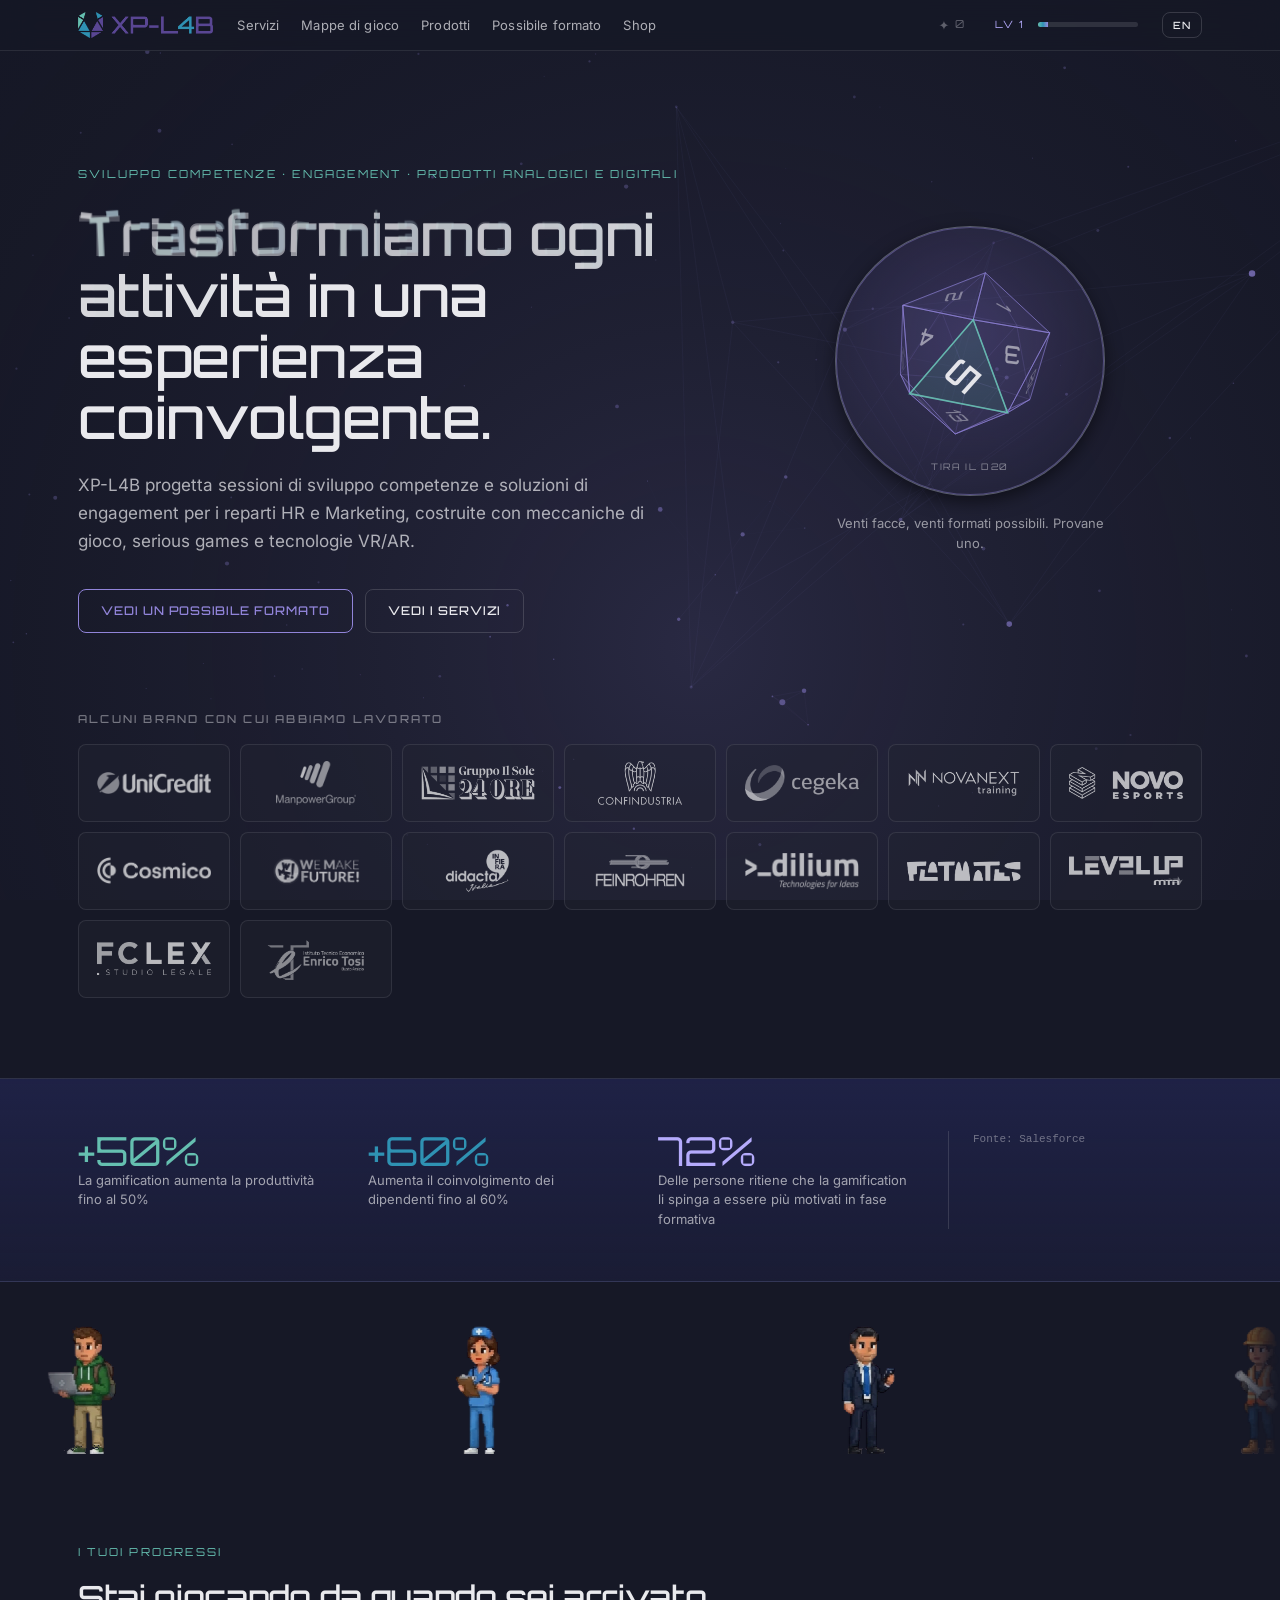
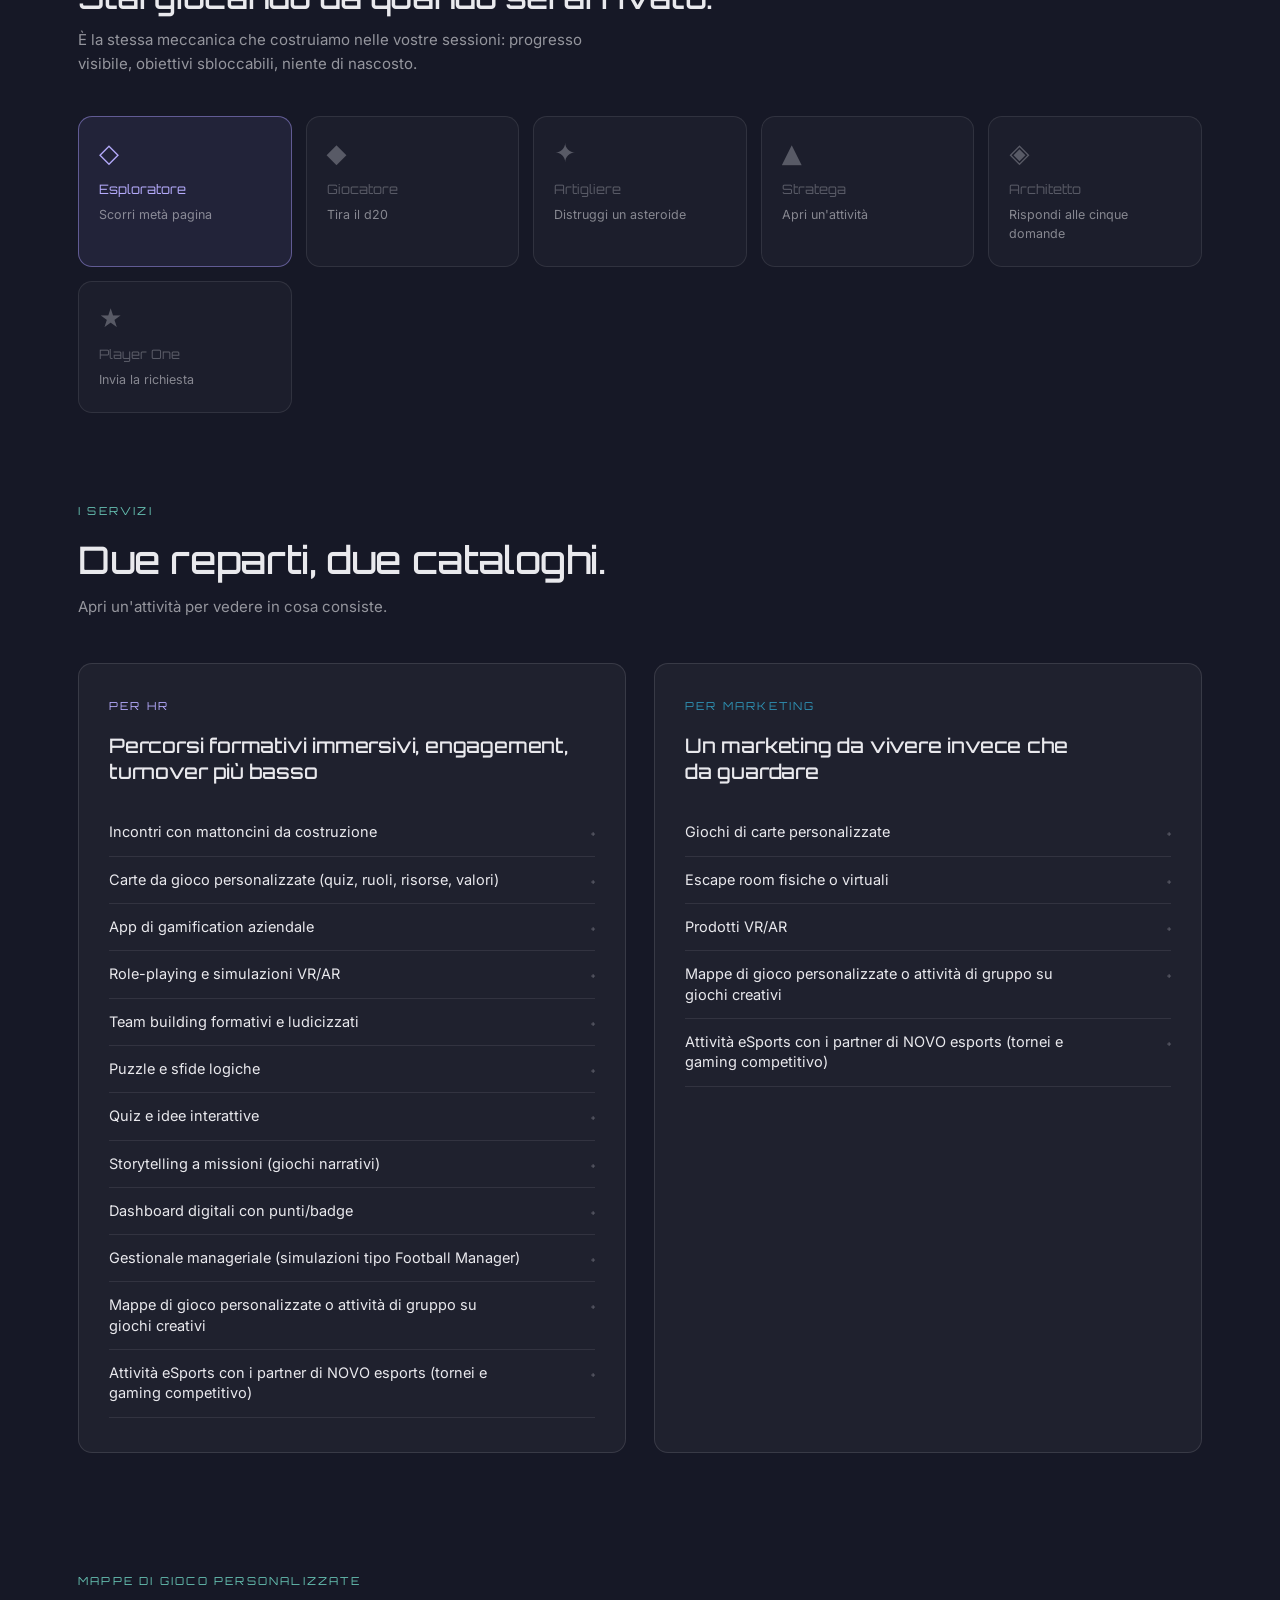
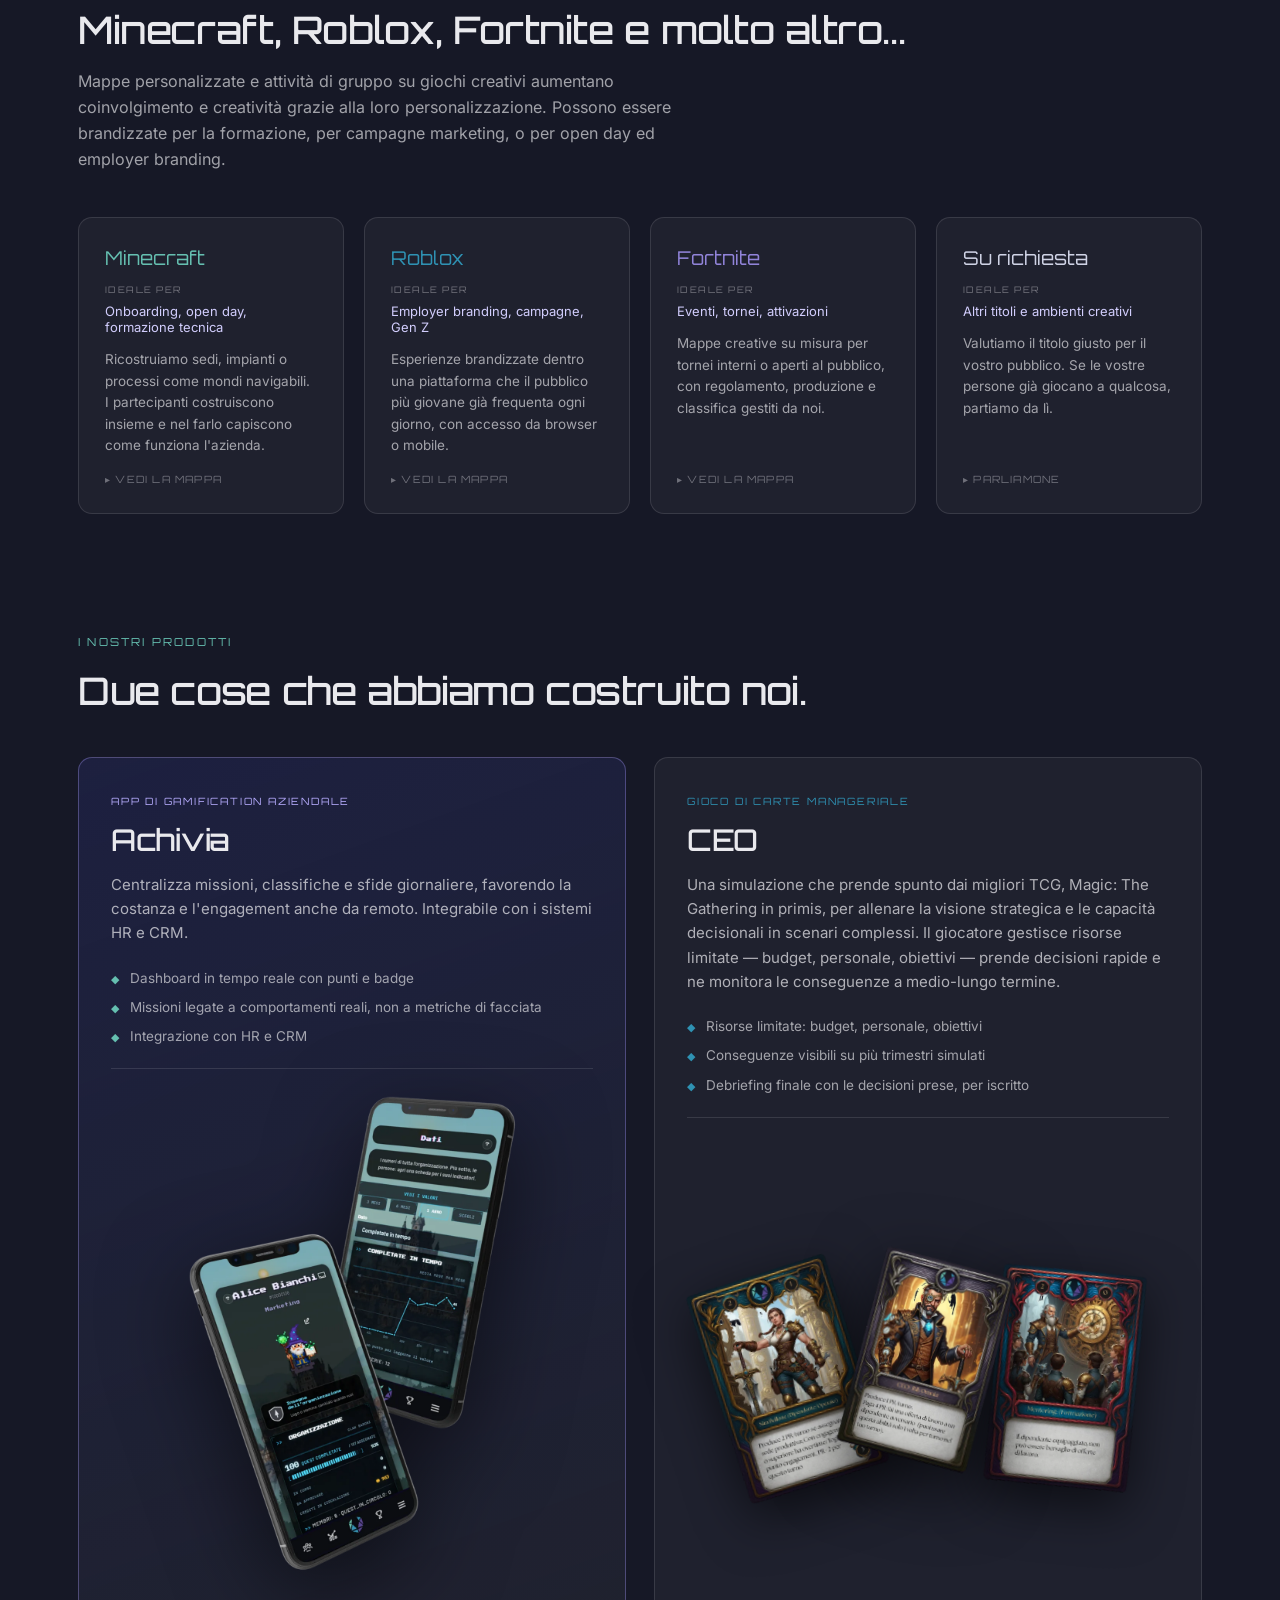
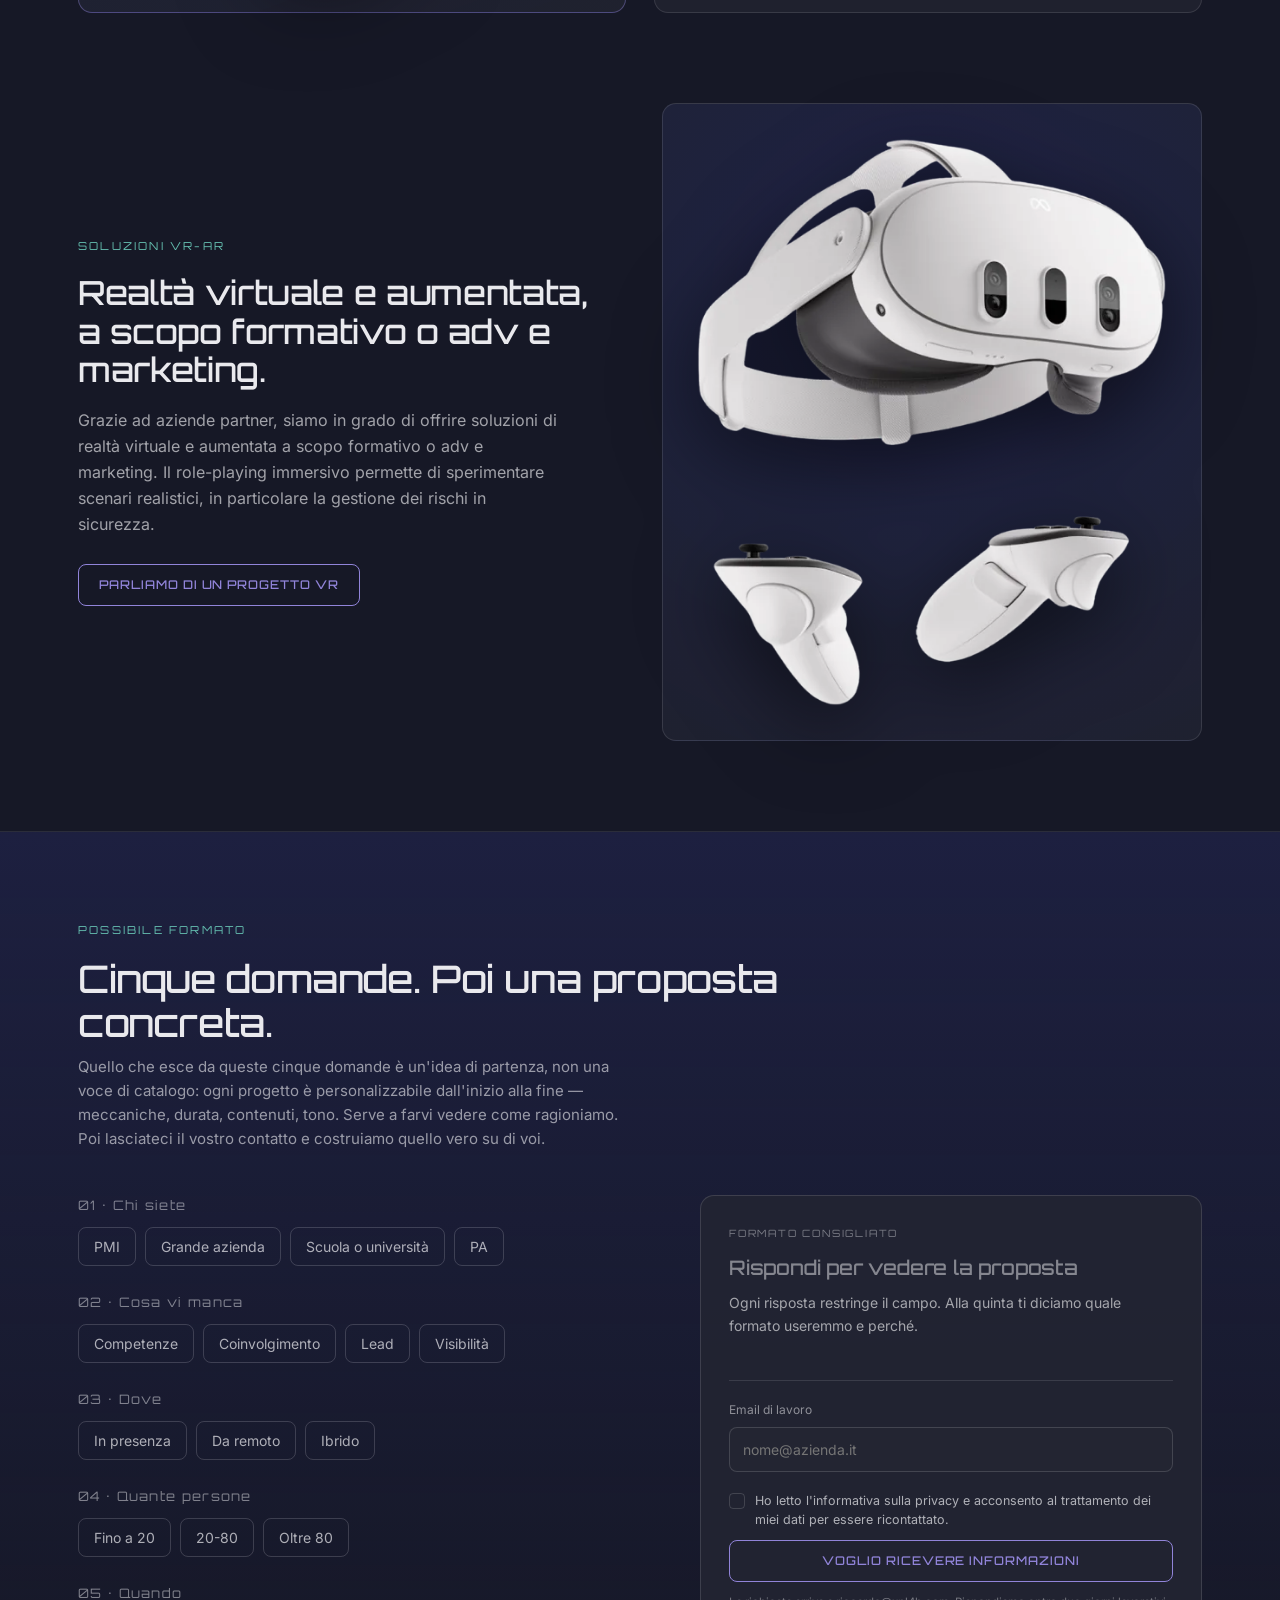
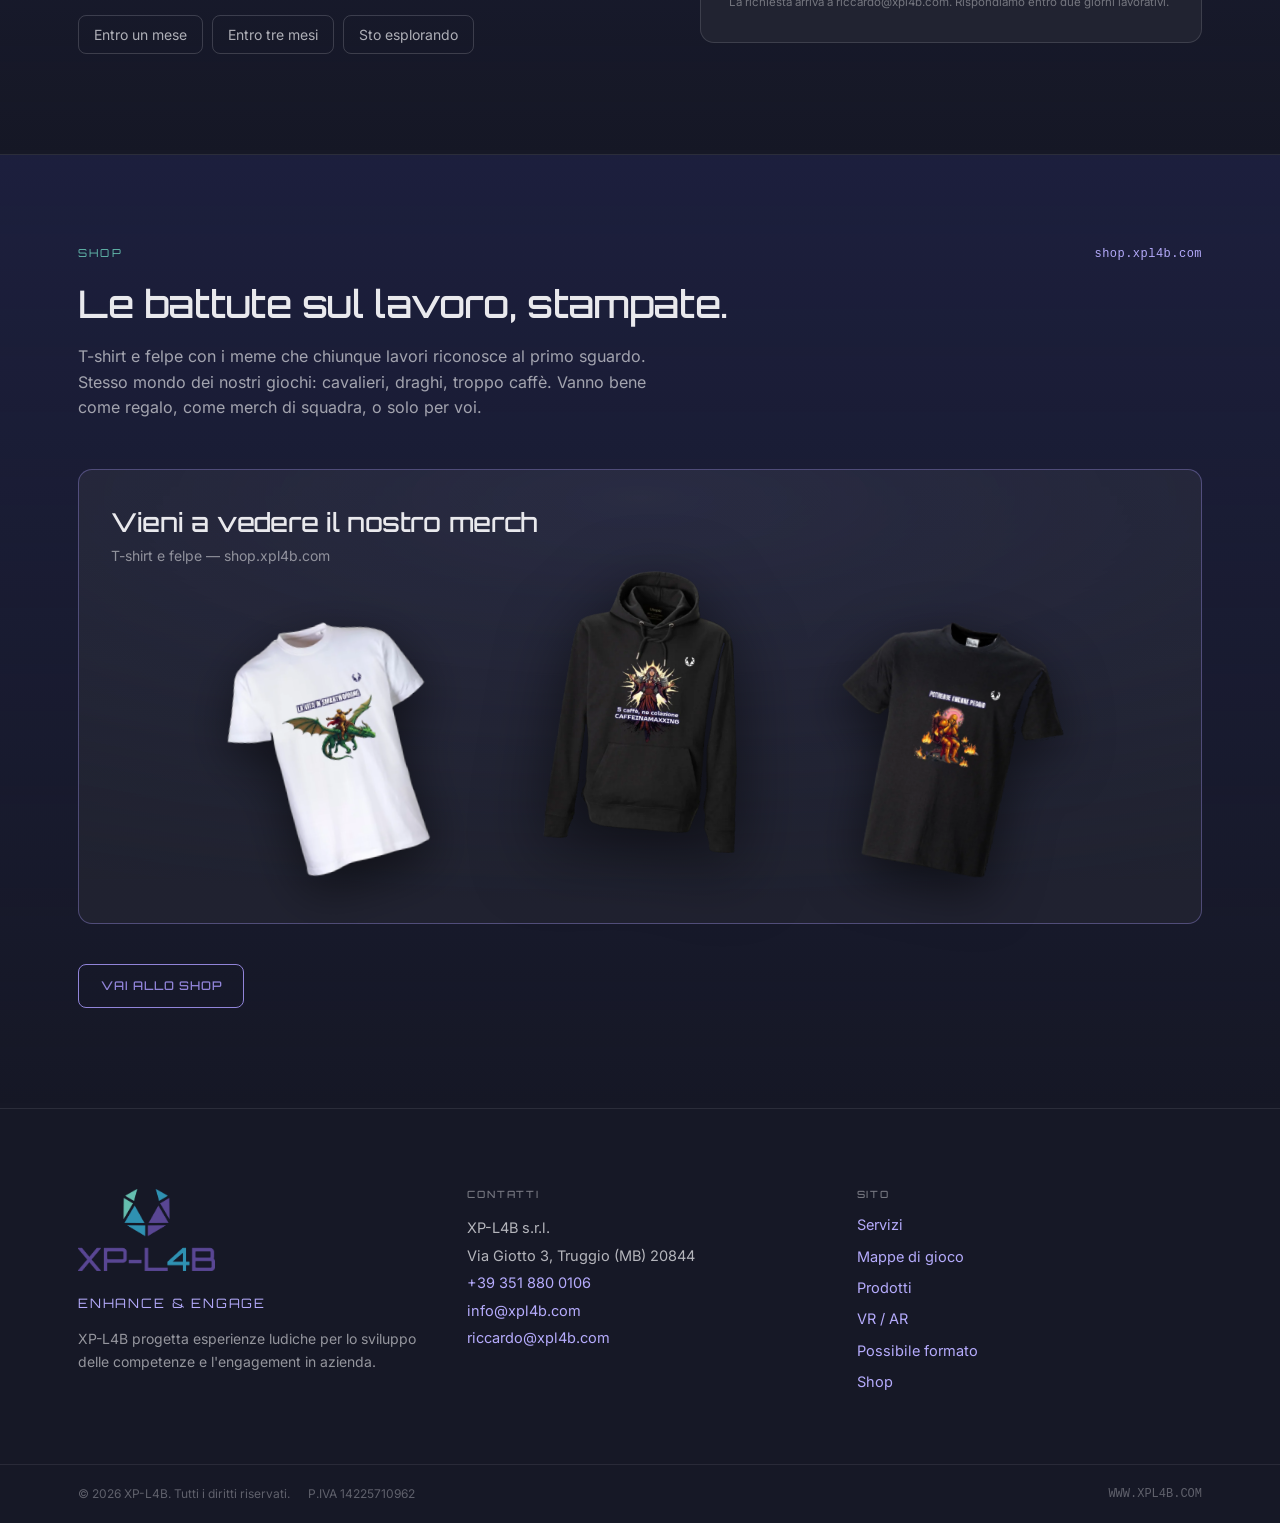
<file: index.html>
<!DOCTYPE html>
<html lang="it">
<head>
<meta charset="utf-8">
<meta name="viewport" content="width=device-width, initial-scale=1">
<title>XP-L4B — Trasformiamo ogni attività in una esperienza coinvolgente</title>
<meta name="description" content="XP-L4B progetta sessioni di sviluppo competenze e soluzioni di engagement per HR e Marketing, costruite con meccaniche di gioco, serious games e tecnologie VR/AR.">
<link rel="canonical" href="https://www.xpl4b.com/">
<meta property="og:type" content="website">
<meta property="og:url" content="https://www.xpl4b.com/">
<meta property="og:title" content="XP-L4B — Trasformiamo ogni attività in una esperienza coinvolgente">
<meta property="og:description" content="Sviluppo competenze ed engagement con meccaniche di gioco, serious games e tecnologie VR/AR, per HR e Marketing.">
<meta property="og:image" content="https://www.xpl4b.com/assets/logo-vert.png">
<meta name="theme-color" content="#161826">

<!-- Tre restrizioni che questa pagina non usa e che è meglio non lasciare aperte.
     form-action è quella che serve davvero: il modulo non ha un action perché
     lo invia il JavaScript, e senza JavaScript premere invio lo spedirebbe
     alla pagina stessa, scrivendo l'indirizzo di chi scrive nella barra degli
     indirizzi, nella cronologia e nel Referer verso lo shop. Bloccato qui, non
     parte proprio. L'invio vero è una fetch e non è toccato.
     frame-ancestors non si può mettere in un meta: per impedire che il sito
     venga incorniciato serve un header, che GitHub Pages non fa impostare. -->
<meta http-equiv="Content-Security-Policy" content="object-src 'none'; base-uri 'none'; form-action 'none'">
<link rel="icon" href="assets/logo-vert.png" type="image/png">

<link rel="preload" href="assets/fonts/inter-latin.woff2" as="font" type="font/woff2" crossorigin>
<link rel="preload" href="assets/fonts/orbitron-latin.woff2" as="font" type="font/woff2" crossorigin>
<link rel="stylesheet" href="css/fonts.css?v=2026-09-09.6">
<link rel="stylesheet" href="css/nocturne.css?v=2026-09-09.6">
<link rel="stylesheet" href="css/site.css?v=2026-09-09.6">
<script type="module" src="js/main.js?v=2026-09-09.6"></script>
</head>
<body>

<script>
/* A stale copy of this page cannot be fixed by the ?v= on its own links —
   those only help once the new HTML has arrived. So the page asks the server
   what the current build is and, if it is older, reloads itself at a URL the
   cache has never seen. Once per session, so it can never loop. */
(function () {
  var BUILD = "2026-09-09.6";
  try {
    /* One attempt per session, whatever happens. Comparing the stored value
       against BUILD instead would loop forever when the reload still returns
       a cached page — which is exactly the case this exists for. */
    if (sessionStorage.getItem("xpl4b_reload_attempted")) return;
    fetch("version.txt?t=" + Date.now(), { cache: "no-store" })
      .then(function (r) { return r.ok ? r.text() : null; })
      .then(function (text) {
        if (!text) return;
        var live = (text.match(/build\s+(\S+)/) || [])[1];
        if (!live || live === BUILD) return;
        sessionStorage.setItem("xpl4b_reload_attempted", live);
        location.replace(location.pathname + "?b=" + encodeURIComponent(live) + location.hash);
      })
      .catch(function () {});
  } catch (e) {}
})();
</script>

<a class="skip-link" href="#main" data-en="Skip to content">Vai al contenuto</a>

<canvas id="bg-canvas" aria-hidden="true"></canvas>
<div id="asteroid-layer" aria-hidden="true"></div>

<header class="site-header">
  <div class="site-header__inner">
    <a class="site-header__brand" href="#main">
      <img src="assets/logo-oriz.png" width="2052" height="394" alt="XP-L4B">
    </a>

    <nav class="site-nav" aria-label="Principale">
      <a href="#cosa" data-en="Services">Servizi</a>
      <a href="#mappe" data-en="Game maps">Mappe di gioco</a>
      <a href="#prodotti" data-en="Products">Prodotti</a>
      <a href="#formato" data-en="Possible format">Possibile formato</a>
      <a href="#shop" data-en="Shop">Shop</a>
    </nav>

    <div class="hud" id="hud">
      <div class="hud__score" id="hud-score" title="asteroidi distrutti" data-en-title="asteroids destroyed">
        <span class="hud__score-glyph" aria-hidden="true">✦</span>
        <span class="hud__score-value" id="hud-score-value">0</span>
        <span class="visually-hidden" data-en="asteroids destroyed">asteroidi distrutti</span>
      </div>
      <span class="hud__level" id="hud-level">LV 1</span>
      <div class="hud__bar" role="progressbar" aria-valuemin="0" aria-valuemax="100" aria-valuenow="0" aria-label="Esperienza" data-en-aria-label="Experience">
        <div class="hud__bar-fill" id="hud-bar-fill"></div>
      </div>
    </div>

    <button type="button" class="btn btn-secondary lang-toggle" id="lang-toggle" lang="en">EN</button>
  </div>
</header>

<main id="main" class="page">

  <!-- ── Hero ────────────────────────────────────────────────────────── -->
  <section class="shell hero">
    <div class="hero__text">
      <p class="kicker kicker--mint" data-en="Skills development · Engagement · Analogue and digital products">SVILUPPO COMPETENZE · ENGAGEMENT · PRODOTTI ANALOGICI E DIGITALI</p>
      <h1 data-en="We turn every activity into an engaging experience.">Trasformiamo ogni attività in una esperienza coinvolgente.</h1>
      <p class="hero__lede" data-en="XP-L4B designs skills-development sessions and engagement solutions for HR and Marketing teams, built with game mechanics, serious games and VR/AR technology.">XP-L4B progetta sessioni di sviluppo competenze e soluzioni di engagement per i reparti HR e Marketing, costruite con meccaniche di gioco, serious games e tecnologie VR/AR.</p>
      <div class="hero__actions">
        <a href="#formato" class="btn btn-primary btn--display" data-en="See a possible format">VEDI UN POSSIBILE FORMATO</a>
        <a href="#cosa" class="btn btn-secondary btn--display" data-en="See the services">VEDI I SERVIZI</a>
      </div>
    </div>

    <div class="hero__die">
      <button type="button" class="die" id="die-button">
        <canvas id="die-canvas" aria-hidden="true"></canvas>
        <span class="die__label" data-en="roll the d20">TIRA IL D20</span>
      </button>
      <p class="die__quote" id="die-quote" role="status" data-en="Twenty faces, twenty possible formats. Try one.">Venti facce, venti formati possibili. Provane uno.</p>
    </div>
  </section>

  <!-- ── Partner ─────────────────────────────────────────────────────── -->
  <section class="shell partners" aria-labelledby="partners-title">
    <h2 class="kicker kicker--muted" id="partners-title" data-en="Some of the brands we have worked with">ALCUNI BRAND CON CUI ABBIAMO LAVORATO</h2>
    <ul class="partners__grid">
      <li class="partners__cell"><img src="assets/partner-07-mono.png" width="480" height="95" loading="lazy" decoding="async" alt="UniCredit"></li>
      <li class="partners__cell"><img src="assets/partner-11-mono.png" width="400" height="218" loading="lazy" decoding="async" alt="ManpowerGroup"></li>
      <li class="partners__cell"><img src="assets/partner-09-mono.png" width="428" height="133" loading="lazy" decoding="async" alt="Gruppo Il Sole 24 Ore"></li>
      <li class="partners__cell"><img src="assets/partner-08-mono.png" width="320" height="166" loading="lazy" decoding="async" alt="Confindustria"></li>
      <li class="partners__cell"><img src="assets/partner-04-mono.png" width="360" height="115" loading="lazy" decoding="async" alt="Cegeka"></li>
      <li class="partners__cell"><img src="assets/partner-00-mono.png" width="444" height="120" loading="lazy" decoding="async" alt="NOVANEXT training"></li>
      <li class="partners__cell"><img src="assets/partner-02-mono.png" width="400" height="113" loading="lazy" decoding="async" alt="NOVO esports"></li>
      <li class="partners__cell"><img src="assets/partner-05-mono.png" width="467" height="110" loading="lazy" decoding="async" alt="Cosmico"></li>
      <li class="partners__cell"><img src="assets/partner-06-mono.png" width="400" height="181" loading="lazy" decoding="async" alt="We Make Future"></li>
      <li class="partners__cell"><img src="assets/partner-10-mono.png" width="400" height="257" loading="lazy" decoding="async" alt="Didacta Italia"></li>
      <li class="partners__cell"><img src="assets/partner-03-mono.png" width="296" height="132" loading="lazy" decoding="async" alt="Feinrohren"></li>
      <li class="partners__cell"><img src="assets/partner-12-mono.png" width="480" height="160" loading="lazy" decoding="async" alt="Dilium"></li>
      <li class="partners__cell"><img src="assets/partner-01-mono-trim.png" width="194" height="35" loading="lazy" decoding="async" alt="Flatmates"></li>
      <li class="partners__cell"><img src="assets/partner-13-mono.png" width="386" height="99" loading="lazy" decoding="async" alt="Level Up MTA"></li>
      <li class="partners__cell"><img src="assets/partner-14-mono.png" width="400" height="115" loading="lazy" decoding="async" alt="FC LEX Studio Legale"></li>
      <li class="partners__cell"><img src="assets/partner-15-mono.png" width="331" height="150" loading="lazy" decoding="async" alt="ITE Enrico Tosi, Busto Arsizio"></li>
    </ul>
  </section>

  <!-- ── Dati ────────────────────────────────────────────────────────── -->
  <section class="stats" aria-label="Dati sulla gamification" data-en-aria-label="Gamification data">
    <div class="shell stats__grid">
      <div class="stat">
        <p class="stat__value stat__value--mint">+50%</p>
        <p class="stat__label" data-en="Gamification increases productivity by up to 50%">La gamification aumenta la produttività fino al 50%</p>
      </div>
      <div class="stat">
        <p class="stat__value stat__value--blue">+60%</p>
        <p class="stat__label" data-en="It increases employee engagement by up to 60%">Aumenta il coinvolgimento dei dipendenti fino al 60%</p>
      </div>
      <div class="stat">
        <p class="stat__value stat__value--accent">72%</p>
        <p class="stat__label" data-en="of people say gamification pushes them to be more motivated while training">Delle persone ritiene che la gamification li spinga a essere più motivati in fase formativa</p>
      </div>
      <div class="stat stat--source">
        <p data-en="Source: Salesforce">Fonte: Salesforce</p>
      </div>
    </div>
  </section>

  <!-- ── Il corteo che scorre ─────────────────────────────────────────
       Decorative: a row of workers that slides with the scroll. Populated by
       js/people-band.js, which leaves it hidden until the sprites exist. -->
  <section class="crowd" id="crowd" aria-hidden="true" hidden>
    <div class="crowd__track" id="crowd-track"></div>
  </section>

  <!-- ── Progressi ───────────────────────────────────────────────────── -->
  <section class="shell progress" id="progress" aria-labelledby="progress-title">
    <p class="kicker kicker--mint" data-en="Progress">I TUOI PROGRESSI</p>
    <h2 id="progress-title" data-en="You have been playing since you arrived.">Stai giocando da quando sei arrivato.</h2>
    <p class="section-lede" data-en="This is the same mechanic we build into your sessions: visible progress, unlockable objectives, nothing hidden.">È la stessa meccanica che costruiamo nelle vostre sessioni: progresso visibile, obiettivi sbloccabili, niente di nascosto.</p>
    <ul class="badges">
      <li class="badge" data-badge="scout">
        <span class="badge__glyph" aria-hidden="true">◇</span>
        <span class="badge__name" data-en="Explorer">Esploratore</span>
        <span class="badge__how" data-en="Scroll half the page">Scorri metà pagina</span>
        <span class="badge__state visually-hidden">bloccato</span>
      </li>
      <li class="badge" data-badge="roll">
        <span class="badge__glyph" aria-hidden="true">◆</span>
        <span class="badge__name" data-en="Player">Giocatore</span>
        <span class="badge__how" data-en="Roll the d20">Tira il d20</span>
        <span class="badge__state visually-hidden">bloccato</span>
      </li>
      <li class="badge" data-badge="ast">
        <span class="badge__glyph" aria-hidden="true">✦</span>
        <span class="badge__name" data-en="Gunner">Artigliere</span>
        <span class="badge__how" data-en="Destroy an asteroid">Distruggi un asteroide</span>
        <span class="badge__state visually-hidden">bloccato</span>
      </li>
      <li class="badge" data-badge="open">
        <span class="badge__glyph" aria-hidden="true">▲</span>
        <span class="badge__name" data-en="Strategist">Stratega</span>
        <span class="badge__how" data-en="Open an activity">Apri un'attività</span>
        <span class="badge__state visually-hidden">bloccato</span>
      </li>
      <li class="badge" data-badge="conf">
        <span class="badge__glyph" aria-hidden="true">◈</span>
        <span class="badge__name" data-en="Architect">Architetto</span>
        <span class="badge__how" data-en="Answer the five questions">Rispondi alle cinque domande</span>
        <span class="badge__state visually-hidden">bloccato</span>
      </li>
      <li class="badge" data-badge="send">
        <span class="badge__glyph" aria-hidden="true">★</span>
        <span class="badge__name">Player One</span>
        <span class="badge__how" data-en="Send the request">Invia la richiesta</span>
        <span class="badge__state visually-hidden">bloccato</span>
      </li>
    </ul>
  </section>

  <!-- ── Servizi ─────────────────────────────────────────────────────── -->
  <section class="shell services" id="cosa" aria-labelledby="services-title">
    <p class="kicker kicker--mint" data-en="Services">I SERVIZI</p>
    <h2 id="services-title" data-en="Two departments, two catalogues.">Due reparti, due cataloghi.</h2>
    <p class="section-lede" data-en="Open an activity to see what it involves.">Apri un'attività per vedere in cosa consiste.</p>

    <div class="services__grid">
      <article class="catalogue">
        <p class="kicker kicker--accent" data-en="For HR">PER HR</p>
        <h3 data-en="Immersive learning paths, engagement, lower pathological turnover">Percorsi formativi immersivi, engagement, turnover più basso</h3>

        <button type="button" class="catalogue__toggle" aria-expanded="false" aria-controls="cat-hr" hidden>
          <span data-en="12 activities">12 ATTIVITÀ</span>
          <span class="catalogue__toggle-tick" aria-hidden="true">+</span>
        </button>

        <div class="catalogue__body" id="cat-hr">
          <div class="accordion">
            <h4 class="accordion__item">
              <button type="button" class="accordion__trigger" aria-expanded="false" aria-controls="svc-lego">
                <span data-en="Sessions with building bricks">Incontri con mattoncini da costruzione</span>
                <span class="accordion__tick" aria-hidden="true">+</span>
              </button>
            </h4>
            <div class="accordion__panel" id="svc-lego" hidden>
              <p data-en="They foster creativity, help visualise abstract concepts, spark brainstorming and let everyone contribute regardless of how extroverted they are.">Favoriscono la creatività, aiutano a visualizzare concetti astratti, stimolano brainstorming e permettono a tutti di contribuire indipendentemente dai livelli di estroversione.</p>
            </div>

            <h4 class="accordion__item">
              <button type="button" class="accordion__trigger" aria-expanded="false" aria-controls="svc-carte">
                <span data-en="Custom playing cards (quizzes, roles, resources, values)">Carte da gioco personalizzate (quiz, ruoli, risorse, valori)</span>
                <span class="accordion__tick" aria-hidden="true">+</span>
              </button>
            </h4>
            <div class="accordion__panel" id="svc-carte" hidden>
              <p data-en="They make training sessions and workshops interactive, support scenario simulation and decision making, create competitive and cooperative dynamics and build strategic thinking and crisis handling.">Rendono interattive le sessioni di formazione o workshop, facilitano simulazioni di scenari e decision-making, creano dinamiche di gioco competitive e cooperative e formano pensiero strategico e gestione delle criticità.</p>
            </div>

            <h4 class="accordion__item">
              <button type="button" class="accordion__trigger" aria-expanded="false" aria-controls="svc-app">
                <span data-en="Corporate gamification app">App di gamification aziendale</span>
                <span class="accordion__tick" aria-hidden="true">+</span>
              </button>
            </h4>
            <div class="accordion__panel" id="svc-app" hidden>
              <p data-en="They centralise missions, leaderboards and daily challenges, supporting consistency and engagement even remotely; they integrate with HR and CRM.">Centralizzano missioni, classifiche e sfide giornaliere, favorendo la costanza e l'engagement anche da remoto; integrabili con HR e CRM.</p>
            </div>

            <h4 class="accordion__item">
              <button type="button" class="accordion__trigger" aria-expanded="false" aria-controls="svc-vr">
                <span data-en="VR/AR role play and simulations">Role-playing e simulazioni VR/AR</span>
                <span class="accordion__tick" aria-hidden="true">+</span>
              </button>
            </h4>
            <div class="accordion__panel" id="svc-vr" hidden>
              <p data-en="Beyond immersive training, they let people rehearse realistic scenarios, safety risk management in particular.">Oltre a formare in modo immersivo permettono di sperimentare scenari realistici, in particolare la gestione dei rischi in sicurezza.</p>
            </div>

            <h4 class="accordion__item">
              <button type="button" class="accordion__trigger" aria-expanded="false" aria-controls="svc-tb">
                <span data-en="Educational, gamified team building">Team building formativi e ludicizzati</span>
                <span class="accordion__tick" aria-hidden="true">+</span>
              </button>
            </h4>
            <div class="accordion__panel" id="svc-tb" hidden>
              <p data-en="Days where the group works on a shared objective under game rules, roles and constraints. These are not away-days: every mechanic is chosen to surface a specific behaviour — who decides under pressure, how information travels, what happens when resources run short. The closing debrief connects what happened in the game to what happens at the desk.">Giornate in cui il gruppo lavora su un obiettivo comune con regole, ruoli e vincoli di gioco. Non sono uscite ricreative: ogni meccanica è scelta per far emergere un comportamento preciso — chi prende decisioni sotto pressione, come circolano le informazioni, cosa accade quando le risorse non bastano. Il debriefing finale collega quello che è successo nel gioco a quello che succede in ufficio.</p>
            </div>

            <h4 class="accordion__item">
              <button type="button" class="accordion__trigger" aria-expanded="false" aria-controls="svc-puzzle">
                <span data-en="Puzzles and logic challenges">Puzzle e sfide logiche</span>
                <span class="accordion__tick" aria-hidden="true">+</span>
              </button>
            </h4>
            <div class="accordion__panel" id="svc-puzzle" hidden>
              <p data-en="They train critical thinking and problem solving, and work as meeting icebreakers or as part of innovation workshops.">Allenano il pensiero critico e il problem solving, possono essere usati come icebreaker nei meeting o come parte di workshop di innovazione.</p>
            </div>

            <h4 class="accordion__item">
              <button type="button" class="accordion__trigger" aria-expanded="false" aria-controls="svc-quiz">
                <span data-en="Quizzes and interactive ideas">Quiz e idee interattive</span>
                <span class="accordion__tick" aria-hidden="true">+</span>
              </button>
            </h4>
            <div class="accordion__panel" id="svc-quiz" hidden>
              <p data-en="They increase active participation during meetings and courses, give immediate feedback and involve the audience.">Aumentano la partecipazione attiva durante meeting e corsi, forniscono feedback immediato, coinvolgono il pubblico attivamente.</p>
            </div>

            <h4 class="accordion__item">
              <button type="button" class="accordion__trigger" aria-expanded="false" aria-controls="svc-story">
                <span data-en="Mission-based storytelling (narrative games)">Storytelling a missioni (giochi narrativi)</span>
                <span class="accordion__tick" aria-hidden="true">+</span>
              </button>
            </h4>
            <div class="accordion__panel" id="svc-story" hidden>
              <p data-en="They turn training or onboarding paths into journeys with stages and objectives, keeping motivation high.">Trasformano i percorsi di formazione o onboarding in “viaggi” con tappe e obiettivi, mantenendo alta la motivazione.</p>
            </div>

            <h4 class="accordion__item">
              <button type="button" class="accordion__trigger" aria-expanded="false" aria-controls="svc-dash">
                <span data-en="Digital dashboards with points and badges">Dashboard digitali con punti/badge</span>
                <span class="accordion__tick" aria-hidden="true">+</span>
              </button>
            </h4>
            <div class="accordion__panel" id="svc-dash" hidden>
              <p data-en="They track progress in real time, reward objectives met, show team progress and make individual growth clearer.">Monitorano in tempo reale l'avanzamento delle attività, premiano obiettivi raggiunti, visualizzano i progressi del team e rendono più chiara la crescita individuale.</p>
            </div>

            <h4 class="accordion__item">
              <button type="button" class="accordion__trigger" aria-expanded="false" aria-controls="svc-ceo">
                <span data-en="Management simulators (Football Manager style)">Gestionale manageriale (simulazioni tipo Football Manager)</span>
                <span class="accordion__tick" aria-hidden="true">+</span>
              </button>
            </h4>
            <div class="accordion__panel" id="svc-ceo" hidden>
              <p data-en="They train strategic vision and decision making in complex scenarios. The player handles limited resources (budget, staff, targets), makes fast calls and monitors the medium and long term consequences.">Permettono di allenare la visione strategica e le capacità decisionali in scenari complessi. Il giocatore deve gestire risorse limitate (budget, personale, obiettivi), prendere decisioni rapide e monitorarne le conseguenze a medio-lungo termine.</p>
            </div>

            <h4 class="accordion__item">
              <button type="button" class="accordion__trigger" aria-expanded="false" aria-controls="svc-mappe">
                <span data-en="Custom game maps or group activities on creative games">Mappe di gioco personalizzate o attività di gruppo su giochi creativi</span>
                <span class="accordion__tick" aria-hidden="true">+</span>
              </button>
            </h4>
            <div class="accordion__panel" id="svc-mappe" hidden>
              <p data-en="They increase engagement and creativity thanks to how far they can be personalised. They can be branded for marketing purposes or for open days and employer branding.">Aumentano coinvolgimento e creatività grazie alla loro personalizzazione. Possono essere brandizzate per l'azienda a scopo marketing o per open day e employer branding.</p>
            </div>

            <h4 class="accordion__item">
              <button type="button" class="accordion__trigger" aria-expanded="false" aria-controls="svc-esport">
                <span data-en="eSports activities with the NOVO esports partners (tournaments and competitive gaming)">Attività eSports con i partner di NOVO esports (tornei e gaming competitivo)</span>
                <span class="accordion__tick" aria-hidden="true">+</span>
              </button>
            </h4>
            <div class="accordion__panel" id="svc-esport" hidden>
              <p data-en="They create team building or public events through cooperative and competitive games, and develop soft skills such as fast communication, problem solving and situational leadership. They engage younger generations in particular, strengthen employer branding and are accessible remotely.">Creano team building o eventi aperti al pubblico attraverso giochi cooperativi e competitivi, sviluppano soft skill come comunicazione rapida, problem solving e leadership situazionale. Coinvolgono soprattutto le nuove generazioni, rafforzano l'employer branding e sono accessibili anche da remoto, favorendo accessibilità e partecipazione.</p>
            </div>
          </div>
        </div>
      </article>

      <article class="catalogue">
        <p class="kicker kicker--blue" data-en="For Marketing">PER MARKETING</p>
        <h3 data-en="Marketing to live, not to watch: branded games and immersive experiences">Un marketing da vivere invece che da guardare</h3>

        <button type="button" class="catalogue__toggle" aria-expanded="false" aria-controls="cat-mk" hidden>
          <span data-en="5 activities">5 ATTIVITÀ</span>
          <span class="catalogue__toggle-tick" aria-hidden="true">+</span>
        </button>

        <div class="catalogue__body" id="cat-mk">
          <div class="accordion">
            <h4 class="accordion__item">
              <button type="button" class="accordion__trigger" aria-expanded="false" aria-controls="svc-mcarte">
                <span data-en="Custom card games">Giochi di carte personalizzate</span>
                <span class="accordion__tick" aria-hidden="true">+</span>
              </button>
            </h4>
            <div class="accordion__panel" id="svc-mcarte" hidden>
              <p data-en="Cards are tangible, brandable and easy to share; they become gadgets and storytelling tools. They convey a company that makes its values concrete, helping virality and brand recall.">Le carte sono tangibili, brandizzabili e facilmente condivisibili, diventano gadget e storytelling tools. Trasmettono l'immagine di un'azienda che sa rendere concreti i valori, favorendo viralità e ricordo del brand.</p>
            </div>

            <h4 class="accordion__item">
              <button type="button" class="accordion__trigger" aria-expanded="false" aria-controls="svc-escape">
                <span data-en="Physical or virtual escape rooms">Escape room fisiche o virtuali</span>
                <span class="accordion__tick" aria-hidden="true">+</span>
              </button>
            </h4>
            <div class="accordion__panel" id="svc-escape" hidden>
              <p data-en="Memorable experiences with high narrative impact. Excellent for PR, events and internal or external communication.">Sono esperienze memorabili ad alto impatto narrativo. Ottime per PR, eventi e comunicazione interna/esterna.</p>
            </div>

            <h4 class="accordion__item">
              <button type="button" class="accordion__trigger" aria-expanded="false" aria-controls="svc-mvr">
                <span data-en="VR/AR products">Prodotti VR/AR</span>
                <span class="accordion__tick" aria-hidden="true">+</span>
              </button>
            </h4>
            <div class="accordion__panel" id="svc-mvr" hidden>
              <p data-en="They associate the brand with leading-edge technology and immersive content. Perfect for events and trade fairs, they strengthen the perception of innovation.">Associano il brand a tecnologie all'avanguardia e contenuti immersivi. Perfetti da raccontare in eventi e fiere, rafforzano la percezione di innovazione.</p>
            </div>

            <h4 class="accordion__item">
              <button type="button" class="accordion__trigger" aria-expanded="false" aria-controls="svc-mmappe">
                <span data-en="Custom game maps or group activities on creative games">Mappe di gioco personalizzate o attività di gruppo su giochi creativi</span>
                <span class="accordion__tick" aria-hidden="true">+</span>
              </button>
            </h4>
            <div class="accordion__panel" id="svc-mmappe" hidden>
              <p data-en="Brandable visual tools, perfect for corporate storytelling and for engaging younger generations.">Sono strumenti visivi brandizzabili, perfetti per storytelling aziendale e coinvolgimento delle nuove generazioni.</p>
            </div>

            <h4 class="accordion__item">
              <button type="button" class="accordion__trigger" aria-expanded="false" aria-controls="svc-mesport">
                <span data-en="eSports activities with the NOVO esports partners (tournaments and competitive gaming)">Attività eSports con i partner di NOVO esports (tornei e gaming competitivo)</span>
                <span class="accordion__tick" aria-hidden="true">+</span>
              </button>
            </h4>
            <div class="accordion__panel" id="svc-mesport" hidden>
              <p data-en="They speak Gen Z and Gen Alpha directly, strengthen employer branding and position the company as young and innovative. Internal or external tournaments generate viral content, PR and a sense of community.">Parlano direttamente al linguaggio Gen Z/Gen Alpha, rafforzano employer branding e posizionano l'azienda come giovane e innovativa. Tornei interni/esterni generano contenuti virali, PR e senso di community.</p>
            </div>
          </div>
        </div>
      </article>
    </div>
  </section>

  <!-- ── Mappe di gioco ──────────────────────────────────────────────── -->
  <section class="shell maps" id="mappe" aria-labelledby="maps-title">
    <p class="kicker kicker--mint" data-en="Custom game maps">MAPPE DI GIOCO PERSONALIZZATE</p>
    <h2 id="maps-title" data-en="Minecraft, Roblox, Fortnite and much more...">Minecraft, Roblox, Fortnite e molto altro...</h2>
    <p class="section-lede section-lede--wide" data-en="Custom maps and group activities on creative games increase engagement and creativity thanks to how far they can be personalised. They can be branded for training, for marketing campaigns, or for open days and employer branding.">Mappe personalizzate e attività di gruppo su giochi creativi aumentano coinvolgimento e creatività grazie alla loro personalizzazione. Possono essere brandizzate per la formazione, per campagne marketing, o per open day ed employer branding.</p>

    <div class="maps__grid">
      <button type="button" class="map-card" data-map="minecraft" data-path="minecraft" data-image="assets/map-minecraft.jpg" data-file="corporate_town.mcworld" aria-controls="map-viewer" aria-expanded="false">
        <span class="map-card__name" style="--map-color: var(--brand-mint)">Minecraft</span>
        <span class="kicker kicker--tiny" data-en="Ideal for">IDEALE PER</span>
        <span class="map-card__use" data-en="Onboarding, open days, technical training">Onboarding, open day, formazione tecnica</span>
        <span class="map-card__body" data-en="We rebuild sites, plants or processes as navigable worlds. Participants build together and, in doing so, understand how the company works.">Ricostruiamo sedi, impianti o processi come mondi navigabili. I partecipanti costruiscono insieme e nel farlo capiscono come funziona l'azienda.</span>
        <span class="map-card__cue">▸ VEDI LA MAPPA</span>
      </button>

      <button type="button" class="map-card" data-map="roblox" data-path="roblox" data-image="assets/map-roblox.jpg" data-file="business_district.rbxl" aria-controls="map-viewer" aria-expanded="false">
        <span class="map-card__name" style="--map-color: var(--brand-blue)">Roblox</span>
        <span class="kicker kicker--tiny" data-en="Ideal for">IDEALE PER</span>
        <span class="map-card__use" data-en="Employer branding, campaigns, Gen Z">Employer branding, campagne, Gen Z</span>
        <span class="map-card__body" data-en="Branded experiences inside a platform younger audiences already use daily, reachable from browser or mobile.">Esperienze brandizzate dentro una piattaforma che il pubblico più giovane già frequenta ogni giorno, con accesso da browser o mobile.</span>
        <span class="map-card__cue">▸ VEDI LA MAPPA</span>
      </button>

      <button type="button" class="map-card" data-map="fortnite" data-path="fortnite" data-image="assets/map-fortnite.jpg" data-file="corporate_cove.island" aria-controls="map-viewer" aria-expanded="false">
        <span class="map-card__name" style="--map-color: var(--color-accent)">Fortnite</span>
        <span class="kicker kicker--tiny" data-en="Ideal for">IDEALE PER</span>
        <span class="map-card__use" data-en="Events, tournaments, activations">Eventi, tornei, attivazioni</span>
        <span class="map-card__body" data-en="Custom creative maps for internal or public tournaments, with rules, production and leaderboard handled by us.">Mappe creative su misura per tornei interni o aperti al pubblico, con regolamento, produzione e classifica gestiti da noi.</span>
        <span class="map-card__cue">▸ VEDI LA MAPPA</span>
      </button>

      <button type="button" class="map-card" data-map="altro" data-path="su richiesta" data-file="custom_request" aria-controls="map-viewer" aria-expanded="false">
        <span class="map-card__name" style="--map-color: var(--color-neutral-300)" data-en="On request">Su richiesta</span>
        <span class="kicker kicker--tiny" data-en="Ideal for">IDEALE PER</span>
        <span class="map-card__use" data-en="Other titles and creative environments">Altri titoli e ambienti creativi</span>
        <span class="map-card__body" data-en="We assess the right title for your audience. If your people already play something, we start there.">Valutiamo il titolo giusto per il vostro pubblico. Se le vostre persone già giocano a qualcosa, partiamo da lì.</span>
        <span class="map-card__cue">▸ PARLIAMONE</span>
      </button>
    </div>

    <div class="viewer" id="map-viewer" hidden>
      <div class="viewer__bar">
        <div class="viewer__dots" aria-hidden="true">
          <span></span><span></span><span class="viewer__dot--live"></span>
        </div>
        <p class="viewer__path" id="viewer-path">xpl4b://maps/</p>
        <p class="viewer__status" id="viewer-status" role="status">IN ATTESA</p>
      </div>
      <div class="viewer__stage">
        <canvas id="map-canvas"></canvas>
        <div class="viewer__ask" id="viewer-ask" hidden>
          <p data-en="Tell us what your people already play.">Dicci a cosa giocano già le vostre persone.</p>
          <a href="#formato" class="btn btn-primary btn--display btn--small" data-en="See a possible format">VEDI UN POSSIBILE FORMATO</a>
        </div>
      </div>
    </div>
  </section>

  <!-- ── Prodotti ────────────────────────────────────────────────────── -->
  <section class="shell products" id="prodotti" aria-labelledby="products-title">
    <p class="kicker kicker--mint" data-en="Our products">I NOSTRI PRODOTTI</p>
    <h2 id="products-title" data-en="Two things we built ourselves.">Due cose che abbiamo costruito noi.</h2>

    <div class="products__grid">
      <article class="product product--featured">
        <p class="kicker kicker--accent kicker--tight" data-en="Corporate gamification app">APP DI GAMIFICATION AZIENDALE</p>
        <h3 class="product__name">Achivia</h3>
        <p class="product__body" data-en="Missions, leaderboards and daily challenges in one place, so consistency and engagement hold up even remotely. It integrates with HR and CRM systems.">Centralizza missioni, classifiche e sfide giornaliere, favorendo la costanza e l'engagement anche da remoto. Integrabile con i sistemi HR e CRM.</p>
        <ul class="product__points product__points--mint">
          <li data-en="Real-time dashboards with points and badges">Dashboard in tempo reale con punti e badge</li>
          <li data-en="Missions tied to real behaviours, not vanity metrics">Missioni legate a comportamenti reali, non a metriche di facciata</li>
          <li data-en="HR and CRM integration">Integrazione con HR e CRM</li>
        </ul>
        <div class="product__media">
          <picture>
            <source srcset="assets/achivia-mockup.webp" type="image/webp">
            <img src="assets/achivia-mockup.png" width="880" height="1260" loading="lazy" decoding="async" class="product__mockup" alt="Achivia — schermate dell'app" data-en-alt="Achivia — app screens">
          </picture>
        </div>
      </article>

      <article class="product">
        <p class="kicker kicker--blue kicker--tight" data-en="Management card game">GIOCO DI CARTE MANAGERIALE</p>
        <h3 class="product__name">CEO</h3>
        <p class="product__body" data-en="A simulation that takes its cues from the best trading card games, Magic: The Gathering above all, to train strategic vision and decision making in complex scenarios. The player handles limited resources — budget, staff, targets — makes fast calls and watches the medium and long term consequences.">Una simulazione che prende spunto dai migliori TCG, Magic: The Gathering in primis, per allenare la visione strategica e le capacità decisionali in scenari complessi. Il giocatore gestisce risorse limitate — budget, personale, obiettivi — prende decisioni rapide e ne monitora le conseguenze a medio-lungo termine.</p>
        <ul class="product__points product__points--blue">
          <li data-en="Limited resources: budget, staff, targets">Risorse limitate: budget, personale, obiettivi</li>
          <li data-en="Consequences visible over several simulated quarters">Conseguenze visibili su più trimestri simulati</li>
          <li data-en="Debriefing with the decisions taken, in writing">Debriefing finale con le decisioni prese, per iscritto</li>
        </ul>
        <div class="product__media product__media--fan">
          <picture>
            <source srcset="assets/ceo-card-1.webp" type="image/webp">
            <img src="assets/ceo-card-1.png" width="428" height="604" loading="lazy" decoding="async" class="card-fan__item card-fan__item--left" alt="CEO — carta Nira Bullone" data-en-alt="CEO — Nira Bullone card">
          </picture>
          <picture>
            <source srcset="assets/ceo-card-2.webp" type="image/webp">
            <img src="assets/ceo-card-2.png" width="520" height="652" loading="lazy" decoding="async" class="card-fan__item card-fan__item--centre" alt="CEO — carta CEO Rik Omnia" data-en-alt="CEO — CEO Rik Omnia card">
          </picture>
          <picture>
            <source srcset="assets/ceo-card-6.webp" type="image/webp">
            <img src="assets/ceo-card-6.png" width="432" height="608" loading="lazy" decoding="async" class="card-fan__item card-fan__item--right" alt="CEO — carta Mentoring" data-en-alt="CEO — Mentoring card">
          </picture>
        </div>
      </article>
    </div>
  </section>

  <!-- ── VR / AR ─────────────────────────────────────────────────────── -->
  <section class="shell vr" id="vr" aria-labelledby="vr-title">
    <div class="vr__text">
      <p class="kicker kicker--mint" data-en="VR / AR solutions">SOLUZIONI VR-AR</p>
      <h2 id="vr-title" data-en="Virtual and augmented reality, for training or for advertising.">Realtà virtuale e aumentata, a scopo formativo o adv e marketing.</h2>
      <p class="section-lede" data-en="Through our partner companies we can deliver virtual and augmented reality solutions for training purposes or for advertising and marketing. Immersive role play lets people rehearse realistic scenarios, safety risk management in particular.">Grazie ad aziende partner, siamo in grado di offrire soluzioni di realtà virtuale e aumentata a scopo formativo o adv e marketing. Il role-playing immersivo permette di sperimentare scenari realistici, in particolare la gestione dei rischi in sicurezza.</p>
      <a href="#formato" class="btn btn-primary btn--display" data-en="Talk about a VR project">PARLIAMO DI UN PROGETTO VR</a>
    </div>
    <div class="vr__media">
      <picture>
        <source srcset="assets/vr-headset.webp" type="image/webp">
        <img src="assets/vr-headset.png" width="542" height="655" loading="lazy" decoding="async" alt="Visore per realtà virtuale con i due controller" data-en-alt="A virtual reality headset with its two controllers">
      </picture>
    </div>
  </section>

  <!-- ── Possibile formato ───────────────────────────────────────────── -->
  <section class="format" id="formato" aria-labelledby="format-title">
    <div class="shell">
      <p class="kicker kicker--mint" data-en="Possible format">POSSIBILE FORMATO</p>
      <h2 id="format-title" data-en="Five questions. Then a concrete proposal.">Cinque domande. Poi una proposta concreta.</h2>
      <p class="section-lede" data-en="What comes out of these five questions is a starting idea, not a catalogue item: every project is customised from beginning to end — mechanics, duration, content, tone. Use it to see how we reason, then leave us your address and we build the real thing around you.">Quello che esce da queste cinque domande è un'idea di partenza, non una voce di catalogo: ogni progetto è personalizzabile dall'inizio alla fine — meccaniche, durata, contenuti, tono. Serve a farvi vedere come ragioniamo. Poi lasciateci il vostro contatto e costruiamo quello vero su di voi.</p>

      <form class="format__layout" id="format-form" novalidate>
        <div class="questions">
          <fieldset class="question" data-question="01">
            <legend class="question__label"><span class="question__num">01</span> · <span data-en="Who you are">Chi siete</span></legend>
            <div class="question__options">
              <button type="button" class="chip" data-value="PMI" data-en="SME" aria-pressed="false">PMI</button>
              <button type="button" class="chip" data-value="Grande azienda" data-en="Large company" aria-pressed="false">Grande azienda</button>
              <button type="button" class="chip" data-value="Scuola o università" data-en="School or university" aria-pressed="false">Scuola o università</button>
              <button type="button" class="chip" data-value="PA" data-en="Public sector" aria-pressed="false">PA</button>
            </div>
          </fieldset>

          <fieldset class="question" data-question="02">
            <legend class="question__label"><span class="question__num">02</span> · <span data-en="What you are missing">Cosa vi manca</span></legend>
            <div class="question__options">
              <button type="button" class="chip" data-value="Competenze" data-en="Skills" aria-pressed="false">Competenze</button>
              <button type="button" class="chip" data-value="Coinvolgimento" data-en="Engagement" aria-pressed="false">Coinvolgimento</button>
              <button type="button" class="chip" data-value="Lead" data-en="Leads" aria-pressed="false">Lead</button>
              <button type="button" class="chip" data-value="Visibilità" data-en="Visibility" aria-pressed="false">Visibilità</button>
            </div>
          </fieldset>

          <fieldset class="question" data-question="03">
            <legend class="question__label"><span class="question__num">03</span> · <span data-en="Where">Dove</span></legend>
            <div class="question__options">
              <button type="button" class="chip" data-value="In presenza" data-en="On site" aria-pressed="false">In presenza</button>
              <button type="button" class="chip" data-value="Da remoto" data-en="Remote" aria-pressed="false">Da remoto</button>
              <button type="button" class="chip" data-value="Ibrido" data-en="Hybrid" aria-pressed="false">Ibrido</button>
            </div>
          </fieldset>

          <fieldset class="question" data-question="04">
            <legend class="question__label"><span class="question__num">04</span> · <span data-en="How many people">Quante persone</span></legend>
            <div class="question__options">
              <button type="button" class="chip" data-value="Fino a 20" data-en="Up to 20" aria-pressed="false">Fino a 20</button>
              <button type="button" class="chip" data-value="20-80" data-en="20-80" aria-pressed="false">20-80</button>
              <button type="button" class="chip" data-value="Oltre 80" data-en="Over 80" aria-pressed="false">Oltre 80</button>
            </div>
          </fieldset>

          <fieldset class="question" data-question="05">
            <legend class="question__label"><span class="question__num">05</span> · <span data-en="When">Quando</span></legend>
            <div class="question__options">
              <button type="button" class="chip" data-value="Entro un mese" data-en="Within a month" aria-pressed="false">Entro un mese</button>
              <button type="button" class="chip" data-value="Entro tre mesi" data-en="Within three months" aria-pressed="false">Entro tre mesi</button>
              <button type="button" class="chip" data-value="Sto esplorando" data-en="Just exploring" aria-pressed="false">Sto esplorando</button>
            </div>
          </fieldset>
        </div>

        <aside class="recommendation">
          <p class="kicker kicker--muted kicker--tight" data-en="Recommended format">FORMATO CONSIGLIATO</p>
          <h3 class="recommendation__title" id="rec-title" data-en="Answer to see the proposal">Rispondi per vedere la proposta</h3>
          <p class="recommendation__body" id="rec-body" data-en="Each answer narrows it down. At the fifth we tell you which format we would use and why.">Ogni risposta restringe il campo. Alla quinta ti diciamo quale formato useremmo e perché.</p>

          <div class="recommendation__rule" aria-hidden="true"></div>

          <label class="recommendation__label" for="email" data-en="Work email">Email di lavoro</label>
          <input type="email" class="input" id="email" name="email" autocomplete="email" required placeholder="nome@azienda.it" data-en-placeholder="name@company.com">
          <!-- Il link all'informativa sta fuori dalla label di proposito:
               dentro, cliccarlo spunterebbe anche la casella. Compare solo
               quando PRIVACY_URL in js/config.js ha un indirizzo. -->
          <label class="consent">
            <input type="checkbox" id="privacy-consent" name="consenso-privacy" required>
            <span class="consent__box" aria-hidden="true"></span>
            <span class="consent__text" data-en="I have read the privacy policy and I consent to my data being processed so you can get back to me.">Ho letto l'informativa sulla privacy e acconsento al trattamento dei miei dati per essere ricontattato.</span>
          </label>
          <a class="consent__link" id="privacy-link" target="_blank" rel="noopener" hidden data-en="Read the privacy policy ↗">Leggi l'informativa sulla privacy ↗</a>

          <p class="recommendation__error" id="form-error" role="alert" hidden></p>

          <button type="submit" class="btn btn-primary btn-block btn--display" id="format-submit" data-en="I want more information" data-en-sent="Request sent" data-it-sent="Richiesta inviata">VOGLIO RICEVERE INFORMAZIONI</button>
          <p class="recommendation__note" data-en="The request reaches riccardo@xpl4b.com. We reply within two working days.">La richiesta arriva a riccardo@xpl4b.com. Rispondiamo entro due giorni lavorativi.</p>
        </aside>
      </form>
    </div>
  </section>

  <!-- ── Shop ────────────────────────────────────────────────────────── -->
  <section class="shop" id="shop" aria-labelledby="shop-title">
    <div class="shell">
      <div class="shop__head">
        <p class="kicker kicker--mint">SHOP</p>
        <a href="https://shop.xpl4b.com/" target="_blank" rel="noopener" class="shop__link">shop.xpl4b.com</a>
      </div>
      <h2 id="shop-title" data-en="The office jokes, printed.">Le battute sul lavoro, stampate.</h2>
      <p class="section-lede section-lede--wide" data-en="T-shirts and hoodies with the memes anyone who works recognises straight away. Same world as our games: knights, dragons, too much coffee. Good as a gift, as team merch, or just for yourself.">T-shirt e felpe con i meme che chiunque lavori riconosce al primo sguardo. Stesso mondo dei nostri giochi: cavalieri, draghi, troppo caffè. Vanno bene come regalo, come merch di squadra, o solo per voi.</p>

      <a href="https://shop.xpl4b.com/" target="_blank" rel="noopener" class="merch">
        <h3 class="merch__title" data-en="Come and see our merch">Vieni a vedere il nostro merch</h3>
        <p class="merch__sub" data-en="T-shirts and hoodies — shop.xpl4b.com">T-shirt e felpe — shop.xpl4b.com</p>
        <div class="merch__fan">
          <picture>
            <source srcset="assets/shop-tee-dragon.webp" type="image/webp">
            <img src="assets/shop-tee-dragon.png" width="569" height="696" loading="lazy" decoding="async" class="merch__item merch__item--left" alt="T-shirt bianca con drago e cavaliere: la vita in smartworking" data-en-alt="White t-shirt with a dragon and a knight: working from home">
          </picture>
          <picture>
            <source srcset="assets/shop-hoodie-caffeina.webp" type="image/webp">
            <img src="assets/shop-hoodie-caffeina.png" width="520" height="758" loading="lazy" decoding="async" class="merch__item merch__item--centre" alt="Felpa nera: 5 caffè, no colazione — CAFFEINAMAXXING" data-en-alt="Black hoodie: 5 coffees, no breakfast — CAFFEINAMAXXING">
          </picture>
          <picture>
            <source srcset="assets/shop-tee-peggio.webp" type="image/webp">
            <img src="assets/shop-tee-peggio.png" width="677" height="748" loading="lazy" decoding="async" class="merch__item merch__item--right" alt="T-shirt nera con cavaliere tra le fiamme: potrebbe andare peggio" data-en-alt="Black t-shirt with a knight in the flames: it could be worse">
          </picture>
        </div>
      </a>

      <a href="https://shop.xpl4b.com/" target="_blank" rel="noopener" class="btn btn-primary btn--display" data-en="Go to the shop">VAI ALLO SHOP</a>
    </div>
  </section>
</main>

<!-- ── Contatti ──────────────────────────────────────────────────────── -->
<footer class="site-footer" id="contatti">
  <div class="shell site-footer__grid">
    <div>
      <img src="assets/logo-vert.png" width="1393" height="831" loading="lazy" decoding="async" class="site-footer__logo" alt="XP-L4B">
      <p class="site-footer__payoff">ENHANCE &amp; ENGAGE</p>
      <p class="site-footer__about" data-en="XP-L4B designs game-based experiences for corporate skills development and engagement.">XP-L4B progetta esperienze ludiche per lo sviluppo delle competenze e l'engagement in azienda.</p>
    </div>

    <div>
      <h2 class="kicker kicker--muted kicker--tight" data-en="Contact">CONTATTI</h2>
      <address class="site-footer__contact">
        <span>XP-L4B s.r.l.</span>
        <span>Via Giotto 3, Truggio (MB) 20844</span>
        <a href="tel:+393518800106">+39 351 880 0106</a>
        <a href="mailto:info@xpl4b.com">info@xpl4b.com</a>
        <a href="mailto:riccardo@xpl4b.com">riccardo@xpl4b.com</a>
      </address>
    </div>

    <div>
      <h2 class="kicker kicker--muted kicker--tight" data-en="Site">SITO</h2>
      <nav class="site-footer__nav" aria-label="Sezioni del sito" data-en-aria-label="Site sections">
        <a href="#cosa" data-en="Services">Servizi</a>
        <a href="#mappe" data-en="Game maps">Mappe di gioco</a>
        <a href="#prodotti" data-en="Products">Prodotti</a>
        <a href="#vr">VR / AR</a>
        <a href="#formato" data-en="Possible format">Possibile formato</a>
        <a href="#shop" data-en="Shop">Shop</a>
      </nav>
    </div>
  </div>

  <div class="site-footer__legal">
    <div class="shell site-footer__legal-inner">
      <p><span data-en="© 2026 XP-L4B. All rights reserved.">© 2026 XP-L4B. Tutti i diritti riservati.</span> <span>P.IVA 14225710962</span></p>
      <p class="site-footer__domain">WWW.XPL4B.COM</p>
    </div>
  </div>
</footer>

<div class="toast" id="toast" role="status" aria-live="polite" hidden>
  <span class="toast__glyph" id="toast-glyph" aria-hidden="true"></span>
  <div>
    <p class="toast__kicker" id="toast-kicker"></p>
    <p class="toast__text" id="toast-text"></p>
  </div>
</div>

</body>
</html>
</file>
<file: css/fonts.css>
/* Self-hosted web fonts.

   Inter carries the interface and body copy; Orbitron is the XP-L4B display
   face from the brand book. Both are served from this origin rather than from
   a font CDN: one fewer third party, no cross-origin round trip before first
   paint, and nothing about a visitor leaves the site to fetch a typeface.

   Both are variable fonts, so one file per family covers every weight the page
   uses. Latin and latin-ext only — enough for Italian and English; Orbitron
   ships latin alone, which carries the accented vowels Italian needs.

   Regenerate by re-fetching the Google Fonts CSS and the .woff2 files it
   points at into assets/fonts/. */

@font-face {
  font-family: 'Inter';
  font-style: normal;
  font-weight: 100 900;
  font-display: swap;
  src: url(../assets/fonts/inter-latin.woff2) format('woff2');
  unicode-range: U+0000-00FF, U+0131, U+0152-0153, U+02BB-02BC, U+02C6, U+02DA, U+02DC, U+0304, U+0308, U+0329, U+2000-206F, U+20AC, U+2122, U+2191, U+2193, U+2212, U+2215, U+FEFF, U+FFFD;
}

@font-face {
  font-family: 'Inter';
  font-style: normal;
  font-weight: 100 900;
  font-display: swap;
  src: url(../assets/fonts/inter-latin-ext.woff2) format('woff2');
  unicode-range: U+0100-02BA, U+02BD-02C5, U+02C7-02CC, U+02CE-02D7, U+02DD-02FF, U+0304, U+0308, U+0329, U+1D00-1DBF, U+1E00-1E9F, U+1EF2-1EFF, U+2020, U+20A0-20AB, U+20AD-20C0, U+2113, U+2C60-2C7F, U+A720-A7FF;
}

@font-face {
  font-family: 'Orbitron';
  font-style: normal;
  font-weight: 100 900;
  font-display: swap;
  src: url(../assets/fonts/orbitron-latin.woff2) format('woff2');
  unicode-range: U+0000-00FF, U+0131, U+0152-0153, U+02BB-02BC, U+02C6, U+02DA, U+02DC, U+0304, U+0308, U+0329, U+2000-206F, U+20AC, U+2122, U+2191, U+2193, U+2212, U+2215, U+FEFF, U+FFFD;
}
</file>
<file: css/nocturne.css>
/* Nocturne — design-system tokens and component classes. This file is the source of truth for the system's look; retune it here and see readme.md. */
/* Inter is self-hosted — see css/fonts.css, linked ahead of this file. The
   system's own @import is kept here, commented, so the file still records it:
   @import url('https://fonts.googleapis.com/css2?family=Inter:wght@400;500;600;700&display=swap'); */

:root {
  --color-bg: #161826;
  --color-surface: #232532;
  --color-text: #e9e9ed;
  --color-accent: #9184d9; /* review round 7 (Barron): the accent moves to
     the product's blurple — OKLCH hue 289.2, the hue of the app's own Pro
     accent (#9a8fe0, --om-accent-pro) — at the same lightness the steel
     accent held (L 0.660, so the documented ratios survive) and chroma
     in the product blurple's own range (its token sits at C 0.118; the
     accent takes 0.125, from the old steel's 0.030):
     the accent now reads as an accent rather than another neutral. */
  --color-accent-2: #a7a1db; /* the machine-derived stand-in follows: same
     hue, same L 0.734, chroma at the same 2:3 proportion it held */
  --color-divider: color-mix(in srgb, #e9e9ed 16%, transparent);

  /* Tonal ramps — generated in OKLCH on one shared lightness scale, so the
     same step of any role matches the others in visual value. */
  --color-neutral-100: #f3f5fe;
  --color-neutral-200: #e4e7f5;
  --color-neutral-300: #cfd3e5;
  --color-neutral-400: #b2b6ca;
  --color-neutral-500: #9397ab;
  --color-neutral-600: #75798c;
  --color-neutral-700: #595d6c;
  --color-neutral-800: #3f424d;
  --color-neutral-900: #292b31;

  --color-accent-100: #f5f4ff;
  --color-accent-200: #e7e5fe;
  --color-accent-300: #d2cefd;
  --color-accent-400: #b5abfc;
  --color-accent-500: #968ae0;
  --color-accent-600: #796cbf;
  --color-accent-700: #5d5294;
  --color-accent-800: #423a6a;
  --color-accent-900: #2b2741;

  --color-accent-2-100: #f5f4ff;
  --color-accent-2-200: #e7e5fe;
  --color-accent-2-300: #d2cefd;
  --color-accent-2-400: #b5afe8;
  --color-accent-2-500: #9690c9;
  --color-accent-2-600: #7972a9;
  --color-accent-2-700: #5c5783;
  --color-accent-2-800: #423e5d;
  --color-accent-2-900: #2b293a;

  /* Deck section-divider ground — review round 3: saturation as presence.
     Dividers take a saturated deep indigo (hue 277, the neutral ramp's own
     family; C 0.094 — written when the accent held C 0.030, before the
     round-7 blurple raised it past the ground's) with a lighter bloom and
     a ghost tint of the same hue, while the slide grounds stay
     desaturated. Deck-scale fills only — not interface colors. */
  --color-section: #262a60;
  --color-section-glow: #353b80;
  --color-section-ghost: #4c5397;

  --font-heading: "Inter", system-ui, sans-serif;
  --font-heading-weight: 500;
  --font-body: "Inter", system-ui, sans-serif;

  --space-1: 2.8px;
  --space-2: 5.6px;
  --space-3: 8.4px;
  --space-4: 11.2px;
  --space-6: 16.8px;
  --space-8: 22.4px;

  --radius-sm: 4px;
  --radius-md: 8px;
  --radius-lg: 14px;

  /* Elevation — derived from the ground: soft ink-tinted shadows on a
     light theme, a hairline edge + ambient darkness on a dark one. */
  --shadow-sm: 0 0 0 1px #3f424d;
  --shadow-md: 0 0 0 1px #595d6c, 0 6px 18px rgba(0,0,0,0.55);
  --shadow-lg: 0 0 0 1px #9397ab, 0 16px 40px rgba(0,0,0,0.65);
}

body {
  background: var(--color-bg);
  color: var(--color-text);
  font-family: var(--font-body);
}
h1, h2, h3, h4 { font-family: var(--font-heading); font-weight: var(--font-heading-weight); }

.lighten{mix-blend-mode:lighten;background-color:transparent}

/* ══════════════════════════════════════════════════════════════════════════
   Components — built with the tokens above. Plain CSS
   on plain HTML: no JavaScript, no build step. Each class is documented in
   readme.md and demonstrated in foundations/ and components/.
   ══════════════════════════════════════════════════════════════════════ */

*, *::before, *::after { box-sizing: border-box; }
body { margin: 0; font-size: 15px; line-height: 1.55; font-weight: 400; }
h1, h2, h3, h4, h5, h6 {
  font-family: var(--font-heading); font-weight: var(--font-heading-weight);
  line-height: 1.12; letter-spacing: -0.015em; margin: 0 0 var(--space-2);
}
h1 { font-size: 42px; }
h2 { font-size: 32px; }
h3 { font-size: 25px; }
h4 { font-size: 20px; }
h5 { font-size: 16px; }
h6 { font-size: 13px; }
h6 { letter-spacing: 0.08em; text-transform: uppercase; }
p { margin: 0 0 var(--space-3); }
a { color: var(--color-accent); text-underline-offset: 3px; }
img { display: block; max-width: 100%; }
figure { margin: 0; }
figcaption {
  font-size: 11px; margin-top: var(--space-1);
  color: color-mix(in srgb, var(--color-text) 55%, transparent);
}
.text-muted { color: color-mix(in srgb, var(--color-text) 55%, transparent); }
:focus { outline: none; }
:focus-visible { outline: 2px solid var(--color-accent); outline-offset: 2px; }
::selection { background: color-mix(in srgb, var(--color-accent) 30%, transparent); }

/* — rules — */
/* Rules fade to transparent at both ends instead of stopping cleanly — a
   Nocturne signature. The ramp is 48px an end (one deck baseline unit),
   painted from the same divider token. Freestanding rules fade; box
   outlines, in-control separators, and short accent marks stay solid. */
.hr {
  height: 1px; border: 0; margin: var(--space-4) 0;
  background: linear-gradient(to right,
    transparent, var(--color-divider) 48px,
    var(--color-divider) calc(100% - 48px), transparent);
}

/* — buttons — */
.btn {
  display: inline-flex; align-items: center; justify-content: center; gap: 6px;
  cursor: pointer; text-decoration: none;
  font-family: var(--font-heading); font-weight: var(--font-heading-weight);
  font-size: 14px; line-height: 1.2; color: var(--color-text); /* matches the .input's 14px —
     the pair sits side by side in sign-up rows */
  background: transparent; border: 1px solid transparent;
  padding: var(--space-2) calc(var(--space-3) * 1.2);
  border-radius: var(--radius-md);
}
.btn svg { display: block; }
.btn:disabled { opacity: 0.45; cursor: not-allowed; }
.btn-primary { color: var(--color-accent); border-color: var(--color-accent); }
.btn-primary:hover { background: color-mix(in srgb, var(--color-accent) 12%, transparent); }
.btn-primary:active { background: color-mix(in srgb, var(--color-accent) 22%, transparent); }
.btn-secondary { border-color: var(--color-divider); }
.btn-secondary:hover { background: color-mix(in srgb, var(--color-text) 7%, transparent); }
.btn-secondary:active { background: color-mix(in srgb, var(--color-text) 14%, transparent); }
.btn-ghost { color: var(--color-accent); padding-inline: var(--space-1); }
.btn-ghost:hover { background: color-mix(in srgb, var(--color-accent) 10%, transparent); }
.btn-ghost:active { background: color-mix(in srgb, var(--color-accent) 18%, transparent); }
.btn-icon { width: 36px; height: 36px; padding: 0; }
.btn-block { width: 100%; margin-top: var(--space-2); }

/* — forms — */
.field > label {
  display: block; font-size: 12px; margin-bottom: 5px;
  color: color-mix(in srgb, var(--color-text) 70%, transparent);
}
.input {
  width: 100%; min-height: 36px; padding: 6px 10px; font: inherit;
  font-size: 14px; color: var(--color-text); caret-color: var(--color-accent);
  background: var(--color-surface);
  border: 1px solid var(--color-divider); border-radius: var(--radius-md);
}
.input:hover { border-color: color-mix(in srgb, var(--color-text) 45%, transparent); }
.input:focus-visible { border-color: var(--color-accent); outline-offset: 0; }
textarea.input { min-height: 90px; resize: vertical; }
.radio { display: inline-flex; align-items: center; gap: 8px; cursor: pointer; font-size: 14px; }
.radio input, .seg-opt input {
  position: absolute; opacity: 0; width: 0; height: 0; pointer-events: none;
}
.radio .dot {
  width: 16px; height: 16px; flex: none; border-radius: 50%;
  border: 1.5px solid var(--color-divider);
}
.radio:hover .dot { border-color: var(--color-accent); }
.radio input:checked + .dot {
  border-color: var(--color-accent); background: var(--color-accent);
  box-shadow: inset 0 0 0 4px var(--color-bg);
}
.radio input:focus-visible + .dot { outline: 2px solid var(--color-accent); outline-offset: 2px; }
.seg {
  display: inline-flex; overflow: hidden;
  border: 1px solid var(--color-divider); border-radius: var(--radius-md);
}
.seg-opt {
  display: inline-flex; align-items: center; gap: 6px;
  padding: 7px 12px; font-size: 13px; cursor: pointer;
}
.seg-opt + .seg-opt { border-left: 1px solid var(--color-divider); }
.seg-opt:has(input:checked) { color: var(--color-accent); box-shadow: inset 0 0 0 1px var(--color-accent); }
.seg-opt:not(:has(input:checked)):hover { background: color-mix(in srgb, var(--color-text) 7%, transparent); }
.seg-opt:has(input:focus-visible) { outline: 2px solid var(--color-accent); outline-offset: -2px; }

/* — cards — */
.card {
  display: flex; flex-direction: column; gap: var(--space-2);
  padding: var(--space-3); border-radius: var(--radius-md); background: var(--color-surface);
}
.card-kicker { font-size: 10px; letter-spacing: 0.1em; text-transform: uppercase; color: var(--color-accent); }
.card-title {
  font-family: var(--font-heading); font-weight: var(--font-heading-weight);
  font-size: 17px; line-height: 1.2;
}
.card-body { margin: 0; font-size: 13px; opacity: 0.8; flex: 1; }
.card-meta {
  display: flex; align-items: center; gap: 6px; font-size: 11px;
  color: color-mix(in srgb, var(--color-text) 50%, transparent);
}
.elev-sm { box-shadow: var(--shadow-sm); }
.elev-md { box-shadow: var(--shadow-md); }
.elev-lg { box-shadow: var(--shadow-lg); }

/* — tags — */
.tag {
  display: inline-flex; align-items: center; font-size: 11px;
  letter-spacing: 0.02em; padding: 3px 10px;
  border-radius: calc(var(--radius-md) * 0.75);
}
.tag-accent { background: var(--color-accent-800); color: var(--color-accent-100); }
.tag-accent-2 { background: var(--color-accent-2-800); color: var(--color-accent-2-100); }
.tag-neutral { background: var(--color-neutral-800); color: var(--color-neutral-100); }
.tag-outline { border: 1px solid var(--color-accent); color: var(--color-accent); }

/* — navigation — */
.nav {
  display: flex; align-items: center; gap: var(--space-4);
  padding: var(--space-3) var(--space-4);
  border-bottom: none;
}
.nav-brand {
  font-family: var(--font-heading); font-weight: var(--font-heading-weight);
  font-size: 18px; margin-right: auto;
}
.nav a { color: inherit; text-decoration: none; font-size: 14px; }
.nav a:hover, .nav a[aria-current='page'] { color: var(--color-accent); }

/* — tables — */
.table { width: 100%; border-collapse: collapse; font-size: 14px; }
.table th {
  text-align: left; font-size: 11px; letter-spacing: 0.08em; text-transform: uppercase;
  color: color-mix(in srgb, var(--color-text) 60%, transparent);
  padding: var(--space-2); border-bottom: 1px solid transparent; /* keeps layout; the row paints the fading rule */
}
.table td {
  padding: var(--space-2);
  border-bottom: 1px solid transparent;
}
/* Row rules as row-level strips so the end-fade spans the row, not each cell. */
.table thead tr {
  background: linear-gradient(to right,
    transparent, var(--color-divider) 48px,
    var(--color-divider) calc(100% - 48px), transparent) no-repeat bottom / 100% 1px;
}
.table tbody tr {
  background: linear-gradient(to right,
    transparent, color-mix(in srgb, var(--color-text) 8%, transparent) 48px,
    color-mix(in srgb, var(--color-text) 8%, transparent) calc(100% - 48px), transparent) no-repeat bottom / 100% 1px;
}
.table tbody tr:hover {
  /* the hover tint layers over the row rule, which keeps painting */
  background:
    linear-gradient(color-mix(in srgb, var(--color-text) 4%, transparent),
                    color-mix(in srgb, var(--color-text) 4%, transparent)) no-repeat 0 0 / 100% 100%,
    linear-gradient(to right,
      transparent, color-mix(in srgb, var(--color-text) 8%, transparent) 48px,
      color-mix(in srgb, var(--color-text) 8%, transparent) calc(100% - 48px), transparent) no-repeat bottom / 100% 1px;
}

/* — dialog — */
.dialog-backdrop {
  position: fixed; inset: 0; display: grid; place-items: center;
  padding: var(--space-4);
  background: color-mix(in srgb, var(--color-neutral-900) 50%, transparent);
}
.dialog {
  width: min(440px, 100%); display: flex; flex-direction: column; gap: var(--space-3);
  padding: var(--space-4); border-radius: var(--radius-lg);
  background: var(--color-surface); box-shadow: var(--shadow-lg);
}
.dialog-title {
  font-family: var(--font-heading); font-weight: var(--font-heading-weight);
  font-size: 20px;
}
.dialog-body { font-size: 14px; opacity: 0.85; }
.dialog-actions { display: flex; justify-content: flex-end; gap: var(--space-2); margin-top: var(--space-2); }
</file>
<file: css/site.css>
/* ═══════════════════════════════════════════════════════════════════════════
   XP-L4B — homepage
   Built on the Nocturne token sheet (css/nocturne.css). Everything neutral —
   grounds, borders, radii, shadows, the button and input components — comes
   from the system. The two brand colours and the display face below are the
   only brand overrides, and they come from the XP-L4B logo book.
   ═══════════════════════════════════════════════════════════════════════ */

:root {
  --brand-mint: #65BFB0;
  --brand-blue: #2F92B3;
  --font-display: "Orbitron", "Inter", system-ui, sans-serif;

  --shell-width: 1180px;
  --shell-pad: 28px;
  /* Measured from the real header by js/main.js — it wraps to two or three
     rows on narrow screens and grows again in English, so anything that has to
     clear it reads this rather than a guessed number. */
  --header-height: 50px;

  --line: color-mix(in srgb, var(--color-text) 10%, transparent);
  --line-strong: color-mix(in srgb, var(--color-text) 12%, transparent);
  --text-72: color-mix(in srgb, var(--color-text) 72%, transparent);
  --text-66: color-mix(in srgb, var(--color-text) 66%, transparent);
  --text-60: color-mix(in srgb, var(--color-text) 60%, transparent);
  --text-45: color-mix(in srgb, var(--color-text) 45%, transparent);
  --text-42: color-mix(in srgb, var(--color-text) 42%, transparent);
  --text-35: color-mix(in srgb, var(--color-text) 35%, transparent);
}

html {
  /* iOS and Android bounce past the ends of the document, and during that
     bounce the browser drags position:fixed layers — the animated background
     among them — leaving a bare strip behind. Refusing the overscroll at the
     root is the only thing that stops it; script cannot reach it. */
  overscroll-behavior-y: none;
  background: var(--color-bg);
}

body {
  margin: 0;
  background: var(--color-bg);
  color: var(--color-text);
  font-family: "Inter", system-ui, sans-serif;
  font-size: 15px;
  -webkit-font-smoothing: antialiased;
}

a { color: var(--color-accent-400); text-decoration: none; }
a:hover { color: var(--color-accent-300); }

h1, h2, h3, h4 {
  font-family: var(--font-display);
  font-weight: 500;
  letter-spacing: -0.01em;
  text-wrap: pretty;
}

/* The UA rule for [hidden] is display:none, but any class that sets display
   outruns it and the element stays visible while the script believes it is
   hidden — which is how the map viewer's prompt ended up printed over the map.
   This makes the attribute win wherever it is used. */
[hidden] { display: none !important; }

.visually-hidden {
  position: absolute; width: 1px; height: 1px; overflow: hidden;
  clip-path: inset(50%); white-space: nowrap;
}

.skip-link {
  /* parked above the viewport rather than off to the left: with no
     overflow-x:hidden on the body any more, nothing should sit outside the
     horizontal edges at all */
  position: absolute; top: 12px; left: 12px; z-index: 100;
  transform: translateY(-250%);
  padding: 10px 16px; background: var(--color-surface);
  border: 1px solid var(--color-accent); border-radius: var(--radius-md);
  font-family: var(--font-display); font-size: 12px;
}
.skip-link:focus { transform: none; }

/* ── Layout shell ──────────────────────────────────────────────────────── */

.shell {
  max-width: var(--shell-width);
  margin: 0 auto;
  padding-inline: var(--shell-pad);
}

/* The title's shards are absolutely positioned and fly outward, and anything
   that overflows to the right grows the document. Clipped on that axis the
   pieces simply leave the screen — which is what they are doing anyway —
   and the page can never gain a sideways scrollbar. `clip` rather than
   `hidden` on purpose: it makes no scroll container, so the sticky panel
   further down still sticks to the viewport. */
.page { position: relative; z-index: 1; overflow-x: clip; }

section[id] { scroll-margin-top: calc(var(--header-height) + 16px); }

/* ── Shared type ───────────────────────────────────────────────────────── */

.kicker {
  font-family: var(--font-display);
  font-size: 11px;
  letter-spacing: 0.2em;
  margin: 0 0 18px;
}
.kicker--mint { color: var(--brand-mint); }
.kicker--blue { color: var(--brand-blue); }
.kicker--accent { color: var(--color-accent-400); }
.kicker--muted { color: var(--text-45); }
.kicker--tight { font-size: 10px; letter-spacing: 0.18em; margin-bottom: 14px; }
.kicker--tiny {
  display: block; font-size: 9px; letter-spacing: 0.16em;
  color: var(--text-42); margin-bottom: 8px;
}

.section-lede {
  font-size: 15px;
  line-height: 1.6;
  color: var(--text-60);
  margin: 0 0 44px;
  max-width: 60ch;
}
.section-lede--wide {
  font-size: 16px;
  line-height: 1.62;
  color: var(--text-66);
  max-width: 62ch;
}

.btn--display {
  font-family: var(--font-display);
  font-size: 12px;
  letter-spacing: 0.08em;
  white-space: nowrap;
  padding: 14px 22px;
}
.btn--small { font-size: 11px; padding: 11px 18px; }

/* ── Animated background ───────────────────────────────────────────────── */

#bg-canvas {
  position: fixed; inset: 0;
  width: 100%; height: 100%;
  z-index: 0; pointer-events: none;
  /* Its own compositing layer. The header above it carries a backdrop-filter,
     and on iOS a backdrop-filter neighbouring an unpromoted fixed layer can
     get that layer dropped and never repainted — which looks exactly like the
     background switching off and staying off. Promoting it keeps it out of
     that shared surface. */
  transform: translateZ(0);
  will-change: transform;
  backface-visibility: hidden;
}
@media (pointer: coarse) {
  /* overhangs the viewport, so there is no bare edge to expose if the browser
     drags the layer anyway (top and height both set, so bottom is ignored) */
  #bg-canvas { top: -8vh; height: 116vh; }
}

#asteroid-layer {
  position: fixed; inset: 0;
  z-index: 35; pointer-events: none; overflow: hidden;
}

@keyframes xpl4b-fade { from { opacity: 0; transform: translateY(18px); } to { opacity: 1; transform: none; } }
/* The toast is the only user of this one, and it is centred by transform, so
   the centring has to travel through every step — a bare `transform: none`
   here would drop it and slide the toast off to the right. */
@keyframes xpl4b-pop {
  0%   { opacity: 0; transform: translateX(-50%) translateY(14px) scale(.96); }
  12%  { opacity: 1; transform: translateX(-50%); }
  88%  { opacity: 1; transform: translateX(-50%); }
  100% { opacity: 0; transform: translateX(-50%) translateY(-8px); }
}
@keyframes xpl4b-float { 0% { opacity: 1; transform: translateY(0); } 100% { opacity: 0; transform: translateY(-46px); } }

/* ── Header ────────────────────────────────────────────────────────────── */

.site-header {
  position: fixed; left: 0; right: 0; top: 0; z-index: 40;
  backdrop-filter: blur(14px);
  background: color-mix(in srgb, var(--color-bg) 72%, transparent);
  border-bottom: 1px solid var(--line);
}
.site-header__inner {
  max-width: var(--shell-width);
  margin: 0 auto;
  padding: 12px var(--shell-pad);
  display: flex; align-items: center; flex-wrap: wrap;
  gap: 14px 24px;
}
.site-header__brand { flex: none; display: block; }
.site-header__brand img { height: 26px; width: auto; }

.site-nav {
  display: flex; flex-wrap: wrap;
  gap: 10px 22px;
  font-size: 13px; letter-spacing: 0.01em;
  flex: 1 1 auto;
}
.site-nav a { color: var(--text-72); white-space: nowrap; }
.site-nav a:hover { color: var(--color-text); }

.hud { display: flex; align-items: center; gap: 14px; flex: none; }
.hud__score { display: flex; align-items: center; gap: 6px; }
.hud__score-glyph, .hud__score-value {
  font-family: var(--font-display);
  color: var(--text-35);
  transition: color .3s ease;
}
.hud__score-glyph { font-size: 13px; }
.hud__score-value { font-size: 11px; letter-spacing: 0.06em; min-width: 26px; }
.hud__score.is-scoring .hud__score-glyph,
.hud__score.is-scoring .hud__score-value { color: var(--brand-mint); }

.hud__level {
  font-family: var(--font-display);
  font-size: 10px; letter-spacing: 0.14em;
  color: var(--color-accent-400);
}
.hud__bar {
  width: 100px; height: 5px; border-radius: 3px;
  background: color-mix(in srgb, var(--color-text) 12%, transparent);
  overflow: hidden;
}
.hud__bar-fill {
  height: 100%; width: 0;
  background: linear-gradient(90deg, var(--brand-mint), var(--brand-blue), var(--color-accent-500));
  transition: width .5s cubic-bezier(.2, .7, .3, 1);
}

.lang-toggle {
  flex: none;
  font-family: var(--font-display);
  font-size: 10px; letter-spacing: 0.1em;
  padding: 6px 10px; min-height: auto;
}

/* ── Hero ──────────────────────────────────────────────────────────────── */

.hero {
  display: flex; flex-wrap: wrap;
  gap: 48px 56px; align-items: center;
  padding-top: calc(var(--header-height) + clamp(60px, 9vw, 120px));
  padding-bottom: 80px;
}
.hero__text { flex: 1 1 400px; min-width: 0; animation: xpl4b-fade .7s ease both; }
.hero__text .kicker { margin-bottom: 22px; }
.hero__text h1 {
  font-size: clamp(34px, 4.4vw, 58px);
  line-height: 1.08;
  margin: 0 0 24px;
}

/* The title's shatter. js/hero-title.js writes one number per letter, --e,
   from 0 (whole) to 1 (gone); everything below is that number multiplied out.
   The letter box itself never moves, so the heading holds its lines and the
   page does not reflow while the pieces are in the air. */
.shatter__w { display: inline-block; white-space: nowrap; }
.shatter__l {
  --e: 0;
  display: inline-block;
  position: relative;
}
/* the intact glyph — what is read at the top of the page, handed over to the
   shards within the first few percent of the travel */
.shatter__g {
  display: inline-block;
  opacity: calc(1 - min(1, var(--e) * 12));
}
.shatter__p {
  position: absolute; inset: 0;
  transform:
    translate3d(calc(var(--dx, 0) * var(--e) * 1px), calc(var(--dy, 0) * var(--e) * 1px), 0)
    rotate(calc(var(--rot, 0) * var(--e) * 1deg))
    scale(calc(1 - 0.55 * var(--e)));
  opacity: calc(min(1, var(--e) * 12) * clamp(0, (1 - var(--e)) * 1.35, 1));
}
/* debris picks up the two brand colours on the way out */
.shatter__p--1 { color: color-mix(in srgb, var(--color-text) 74%, var(--brand-mint)); }
.shatter__p--2 { color: color-mix(in srgb, var(--color-text) 74%, var(--brand-blue)); }

/* A little depth of field, where there is a machine to pay for it: a filter
   per letter is more than a phone should be asked to repaint every frame. */
@media (min-width: 900px) and (pointer: fine) {
  .shatter__l { filter: blur(calc(var(--e) * 2.2px)); }
}

@media (prefers-reduced-motion: reduce) {
  .shatter__g { opacity: 1; }
  .shatter__p { display: none; }
}

.hero__lede {
  font-size: 17px; line-height: 1.62;
  color: var(--text-72);
  max-width: 52ch; margin: 0 0 34px;
  text-wrap: pretty;
}
.hero__actions { display: flex; gap: 12px; flex-wrap: wrap; }

.hero__die {
  flex: 1 1 260px; min-width: 0;
  animation: xpl4b-fade .7s .12s ease both;
  display: flex; flex-direction: column; align-items: center; gap: 18px;
}
.die {
  width: min(268px, 72vw); height: min(268px, 72vw);
  flex: none; padding: 0;
  border-radius: 50%;
  border: 1px solid color-mix(in srgb, var(--color-accent-500) 40%, transparent);
  background: radial-gradient(circle at 50% 40%, color-mix(in srgb, var(--color-accent-700) 40%, transparent), transparent);
  color: var(--color-text);
  cursor: pointer; position: relative;
  box-shadow: var(--shadow-md);
  transition: transform .3s ease, border-color .3s ease;
}
.die:hover { border-color: var(--color-accent-500); transform: translateY(-4px); }
.die canvas { position: absolute; inset: 0; width: 100%; height: 100%; display: block; }
.die__label {
  position: absolute; left: 0; right: 0; bottom: 22px;
  font-family: var(--font-display);
  font-size: 9px; letter-spacing: 0.18em;
  color: color-mix(in srgb, var(--color-text) 50%, transparent);
  text-align: center;
}
.die__quote {
  font-size: 13px; line-height: 1.55;
  color: var(--text-60);
  text-align: center; max-width: 34ch;
  min-height: 60px; margin: 0;
}

/* ── Partner ───────────────────────────────────────────────────────────── */

.partners { padding-bottom: 80px; }
.partners__grid {
  list-style: none; margin: 0; padding: 0;
  display: grid; grid-template-columns: repeat(auto-fit, minmax(min(132px, 100%), 1fr));
  gap: 10px;
}
.partners__cell {
  border: 1px solid var(--line);
  border-radius: var(--radius-md);
  height: 78px;
  display: flex; align-items: center; justify-content: center;
  padding: 16px 18px;
  background: color-mix(in srgb, var(--color-surface) 45%, transparent);
  transition: border-color .3s ease, transform .3s ease;
}
.partners__cell:hover { border-color: var(--color-accent-500); transform: translateY(-3px); }
.partners__cell img {
  width: 100%; height: 100%;
  object-fit: contain;
  opacity: .7;
  transition: opacity .3s ease;
}
.partners__cell:hover img { opacity: 1; }

/* ── Dati Salesforce ───────────────────────────────────────────────────── */

.stats {
  border-top: 1px solid var(--line);
  border-bottom: 1px solid var(--line);
  background: linear-gradient(180deg,
    color-mix(in srgb, var(--color-section) 55%, transparent),
    color-mix(in srgb, var(--color-section) 25%, transparent));
}
.stats__grid {
  padding-block: 52px;
  display: grid; grid-template-columns: repeat(auto-fit, minmax(min(190px, 100%), 1fr));
  gap: 36px;
}
.stat p { margin: 0; }
.stat__value { font-family: var(--font-display); font-size: 40px; line-height: 1; }
.stat__value--mint { color: var(--brand-mint); }
.stat__value--blue { color: var(--brand-blue); }
.stat__value--accent { color: var(--color-accent-400); }
.stat__label { font-size: 13px; color: var(--text-66); margin-top: 8px; line-height: 1.5; }
.stat--source {
  border-left: 1px solid color-mix(in srgb, var(--color-text) 14%, transparent);
  padding-left: 24px;
  font-family: ui-monospace, Menlo, monospace;
  font-size: 11px; line-height: 1.6;
  color: var(--text-42);
}

/* ── Il corteo che scorre ──────────────────────────────────────────────── */

.crowd {
  --crowd-gap: 44px;      /* space between figures — desktop widens it below */
  --crowd-height: 92px;
  overflow: hidden;
  padding-block: 30px 6px;
  /* they walk in and out of the edges rather than being cut off at them */
  mask-image: linear-gradient(90deg, transparent, #000 7%, #000 93%, transparent);
  -webkit-mask-image: linear-gradient(90deg, transparent, #000 7%, #000 93%, transparent);
  /* the row can be turned by hand: take horizontal gestures, leave vertical
     ones to the page so a finger can still scroll straight through the band */
  touch-action: pan-y;
  cursor: grab;
  user-select: none;
  -webkit-user-select: none;
}
.crowd.is-grabbing { cursor: grabbing; }

.crowd__track {
  display: flex;
  width: max-content;
  will-change: transform;
}
.crowd__set {
  display: flex;
  align-items: flex-end;
  gap: var(--crowd-gap);
  padding-right: var(--crowd-gap);  /* keeps the spacing even across the seam */
}
.crowd__set picture { display: contents; }
.crowd__person {
  height: var(--crowd-height);
  width: auto;
  flex: none;
  image-rendering: pixelated;       /* pixel art: keep the edges crisp */
  opacity: .92;
  -webkit-user-drag: none;          /* dragging the row, not the picture */
  pointer-events: none;
}

@media (min-width: 900px) {
  /* far more room between them on a wide screen, as asked */
  .crowd {
    --crowd-gap: 170px;
    --crowd-height: 128px;
    padding-block: 44px 10px;
  }
}

/* ── Progressi ─────────────────────────────────────────────────────────── */

.progress { padding-block: 80px 20px; }
.progress h2 { font-size: clamp(24px, 2.6vw, 32px); line-height: 1.15; margin: 0 0 12px; }
.progress .section-lede { max-width: 56ch; margin-bottom: 40px; }

.badges {
  list-style: none; margin: 0; padding: 0;
  display: grid; grid-template-columns: repeat(auto-fit, minmax(min(180px, 100%), 1fr));
  gap: 14px;
}
.badge {
  display: block;
  border: 1px solid var(--line);
  border-radius: var(--radius-lg);
  padding: 22px 20px;
  background: color-mix(in srgb, var(--color-surface) 50%, transparent);
  transition: border-color .4s ease, background .4s ease;
}
.badge__glyph, .badge__name {
  display: block;
  font-family: var(--font-display);
  color: color-mix(in srgb, var(--color-text) 30%, transparent);
  transition: color .4s ease;
}
.badge__glyph { font-size: 26px; line-height: 1; margin-bottom: 14px; }
.badge__name { font-size: 13px; margin-bottom: 7px; }
.badge__how {
  display: block;
  font-size: 12.5px; line-height: 1.5;
  color: color-mix(in srgb, var(--color-text) 52%, transparent);
}
.badge.is-unlocked {
  border-color: color-mix(in srgb, var(--color-accent-500) 55%, transparent);
  background: color-mix(in srgb, var(--color-accent-500) 10%, transparent);
}
.badge.is-unlocked .badge__glyph,
.badge.is-unlocked .badge__name { color: var(--color-accent-400); }

/* ── Servizi ───────────────────────────────────────────────────────────── */

.services { padding-block: 70px 90px; }
.services h2 { font-size: clamp(26px, 3vw, 38px); line-height: 1.15; margin: 0 0 14px; max-width: 22ch; }
.services .section-lede { margin-bottom: 44px; }

.services__grid {
  display: grid; grid-template-columns: repeat(auto-fit, minmax(min(320px, 100%), 1fr));
  gap: 28px;
}
.catalogue {
  border: 1px solid var(--line-strong);
  border-radius: var(--radius-lg);
  background: color-mix(in srgb, var(--color-surface) 75%, transparent);
  padding: 34px 30px;
}
.catalogue h3 {
  font-size: 20px; line-height: 1.3;
  margin: 0 0 24px;
}

/* On one column the two catalogues are seventeen entries stacked end to end,
   and everything under them is a long scroll away. There they fold: the
   heading stays, the list goes behind a toggle. The fold is added by script
   and only under the width where the columns stack — with no script the
   button never appears and both lists are open, as they are on a wide
   screen. */
.catalogue__toggle {
  display: none;
  width: 100%;
  margin: 0 0 4px;
  padding: 12px 0;
  border: 0; border-top: 1px solid var(--line-strong);
  background: transparent;
  color: var(--color-accent-300);
  font-family: var(--font-display);
  font-size: 11px; letter-spacing: 0.16em;
  cursor: pointer;
  justify-content: space-between; align-items: center; gap: 14px;
}
.catalogue.is-folded .catalogue__toggle { display: flex; }
/* bigger and brighter than the ticks on the entries inside it, so the two
   levels of open-and-close do not read as the same control */
.catalogue__toggle-tick { font-size: 15px; color: var(--color-accent-400); }
.catalogue.is-folded .catalogue__body { overflow: hidden; transition: max-height .4s ease; }

.accordion__item { margin: 0; font-weight: inherit; }
.accordion__trigger {
  width: 100%; text-align: left;
  padding: 13px 0;
  border: 0; border-bottom: 1px solid color-mix(in srgb, var(--color-text) 9%, transparent);
  background: transparent;
  color: var(--color-text);
  font-family: "Inter", system-ui, sans-serif;
  font-size: 14.5px; line-height: 1.4;
  cursor: pointer;
  display: flex; justify-content: space-between; gap: 14px;
  align-items: baseline;
}
.accordion__trigger:hover { color: var(--color-accent-300); }
.accordion__tick {
  font-family: var(--font-display);
  font-size: 10px;
  color: var(--text-35);
  transition: color .2s ease;
}
.accordion__trigger[aria-expanded="true"] .accordion__tick { color: var(--color-accent-500); }

.accordion__panel {
  max-height: 0; overflow: hidden;
  transition: max-height .35s ease;
}
.accordion__panel p {
  font-size: 13.5px; line-height: 1.6;
  color: var(--text-60);
  margin: 12px 0 6px;
}

/* ── Mappe di gioco ────────────────────────────────────────────────────── */

.maps { padding-block: 30px 90px; }
.maps h2 { font-size: clamp(26px, 3vw, 38px); line-height: 1.15; margin: 0 0 18px; max-width: 26ch; }

.maps__grid {
  display: grid; grid-template-columns: repeat(auto-fit, minmax(min(240px, 100%), 1fr));
  gap: 20px;
}
.map-card {
  display: flex; flex-direction: column; align-items: stretch;
  text-align: left;
  font-family: "Inter", system-ui, sans-serif;
  cursor: pointer;
  border: 1px solid var(--line-strong);
  border-radius: var(--radius-lg);
  background: color-mix(in srgb, var(--color-surface) 75%, transparent);
  padding: 28px 26px;
  color: inherit;
  transition: transform .3s ease, border-color .3s ease, background .3s ease;
}
.map-card:hover { transform: translateY(-5px); border-color: var(--color-accent-500); }
.map-card.is-active {
  border-color: var(--color-accent-500);
  background: color-mix(in srgb, var(--color-accent-500) 12%, transparent);
}
.map-card__name {
  display: block;
  font-family: var(--font-display);
  font-size: 19px;
  color: var(--map-color, var(--color-text));
  margin-bottom: 14px;
}
.map-card__use {
  display: block;
  font-size: 13px;
  color: var(--color-accent-300);
  margin-bottom: 14px;
}
.map-card__body {
  display: block;
  font-size: 13.5px; line-height: 1.6;
  color: var(--text-66);
  margin-bottom: 16px;
}
.map-card__cue {
  display: block; margin-top: auto;
  font-family: var(--font-display);
  font-size: 10px; letter-spacing: 0.12em;
  color: color-mix(in srgb, var(--color-text) 40%, transparent);
}
.map-card.is-active .map-card__cue { color: var(--brand-mint); }

.viewer {
  margin-top: 26px;
  border: 1px solid color-mix(in srgb, var(--color-accent-500) 40%, transparent);
  border-radius: var(--radius-lg);
  background: color-mix(in srgb, var(--color-bg) 80%, transparent);
  overflow: hidden;
  animation: xpl4b-fade .4s ease both;
}
/* when the window is moved in among the cards on a narrow screen */
.maps__grid > .viewer { grid-column: 1 / -1; }

.viewer__bar {
  display: flex; align-items: center; justify-content: space-between;
  gap: 16px;
  padding: 12px 18px;
  border-bottom: 1px solid var(--line);
  background: color-mix(in srgb, var(--color-surface) 55%, transparent);
}
.viewer__dots { display: flex; gap: 5px; flex: none; }
.viewer__dots span {
  width: 8px; height: 8px; border-radius: 50%;
  background: color-mix(in srgb, var(--color-text) 22%, transparent);
}
.viewer.is-loaded .viewer__dot--live { background: var(--brand-mint); }
.viewer__path {
  margin: 0; flex: 1 1 auto; min-width: 0;
  font-family: ui-monospace, Menlo, monospace;
  font-size: 11.5px; letter-spacing: 0.06em;
  color: var(--text-60);
  overflow: hidden; text-overflow: ellipsis; white-space: nowrap;
}
.viewer__status {
  margin: 0; flex: none;
  font-family: var(--font-display);
  font-size: 10px; letter-spacing: 0.14em;
  color: var(--color-accent-400);
}
.viewer.is-ready .viewer__status { color: var(--brand-mint); }
.viewer__stage {
  position: relative;
  aspect-ratio: 16 / 9;
  background: color-mix(in srgb, var(--color-bg) 92%, transparent);
}
.viewer__stage canvas { position: absolute; inset: 0; width: 100%; height: 100%; display: block; }
.viewer__ask {
  position: absolute; inset: 0;
  display: flex; flex-direction: column;
  align-items: center; justify-content: center;
  gap: 16px; padding: 24px; text-align: center;
}
.viewer__ask p {
  margin: 0;
  font-family: var(--font-display);
  font-size: clamp(15px, 1.8vw, 20px);
  line-height: 1.3;
  color: var(--color-text);
  max-width: 26ch;
}

/* ── Prodotti ──────────────────────────────────────────────────────────── */

.products { padding-block: 30px 40px; }
.products h2 { font-size: clamp(26px, 3vw, 38px); line-height: 1.15; margin: 0 0 44px; max-width: 24ch; }

.products__grid {
  display: grid; grid-template-columns: repeat(auto-fit, minmax(min(320px, 100%), 1fr));
  gap: 28px;
}
.product {
  display: flex; flex-direction: column;
  border: 1px solid var(--line-strong);
  border-radius: var(--radius-lg);
  background: color-mix(in srgb, var(--color-surface) 75%, transparent);
  padding: 36px 32px;
}
.product--featured {
  border-color: color-mix(in srgb, var(--color-accent-500) 40%, transparent);
  background: linear-gradient(160deg,
    color-mix(in srgb, var(--color-section) 45%, transparent),
    color-mix(in srgb, var(--color-surface) 75%, transparent));
}
.product__name { font-size: 30px; margin: 0 0 16px; color: var(--color-text); }
.product__body {
  font-size: 15px; line-height: 1.62;
  color: var(--text-72);
  margin: 0 0 22px;
}
.product__points {
  list-style: none; margin: 0 0 22px; padding: 0;
  display: flex; flex-direction: column; gap: 9px;
}
.product__points li {
  display: flex; gap: 11px; align-items: baseline;
  font-size: 13.5px; line-height: 1.5;
  color: var(--text-66);
}
.product__points li::before {
  content: "◆";
  flex: none;
  font-size: 11px;
  color: var(--point-color);
}
.product__points--mint { --point-color: var(--brand-mint); }
.product__points--blue { --point-color: var(--brand-blue); }

.product__media {
  border-top: 1px solid var(--line-strong);
  padding-top: 20px;
  display: flex; flex: 1;
  justify-content: center; align-items: center;
}
.product__mockup {
  width: 100%; max-width: 340px; height: auto;
  filter: drop-shadow(0 26px 44px rgba(0, 0, 0, .55));
}
.product__media--fan {
  padding-top: 26px;
  min-height: 300px;
  max-width: 100%;
}
.product__media--fan picture { display: contents; }

.card-fan__item {
  height: auto;
  transform-origin: bottom center;
  transition: transform .35s ease;
}
.card-fan__item--left {
  width: 34%; margin-right: -11.5%;
  transform: rotate(-13deg) translateY(16px);
  filter: drop-shadow(0 16px 26px rgba(0, 0, 0, .6));
}
.card-fan__item--centre {
  width: 38%; position: relative; z-index: 2;
  transform: rotate(-1deg);
  filter: drop-shadow(0 20px 34px rgba(0, 0, 0, .65));
}
.card-fan__item--right {
  width: 34%; margin-left: -11.5%;
  transform: rotate(11deg) translateY(16px);
  filter: drop-shadow(0 16px 26px rgba(0, 0, 0, .6));
}
.card-fan__item--left:hover { transform: rotate(-13deg) translateY(-4px); }
.card-fan__item--centre:hover { transform: rotate(-1deg) translateY(-14px); }
.card-fan__item--right:hover { transform: rotate(11deg) translateY(-4px); }

/* ── VR / AR ───────────────────────────────────────────────────────────── */

.vr {
  display: grid; grid-template-columns: repeat(auto-fit, minmax(min(300px, 100%), 1fr));
  gap: 44px; align-items: center;
  padding-block: 50px 90px;
}
.vr h2 { font-size: clamp(24px, 2.6vw, 34px); line-height: 1.15; margin: 0 0 20px; }
.vr .section-lede {
  font-size: 16px; line-height: 1.62;
  color: var(--text-66);
  max-width: 48ch; margin-bottom: 26px;
}
.vr .btn { padding: 13px 20px; }
.vr__media {
  border: 1px solid var(--line-strong);
  border-radius: var(--radius-lg);
  aspect-ratio: 4 / 3;
  background: radial-gradient(110% 85% at 50% 30%,
    color-mix(in srgb, var(--color-section) 60%, transparent),
    color-mix(in srgb, var(--color-surface) 70%, transparent));
  padding: 34px;
  display: flex; align-items: center; justify-content: center;
}
.vr__media img {
  width: 100%; height: 100%;
  object-fit: contain;
  filter: drop-shadow(0 22px 40px rgba(0, 0, 0, .55));
}

/* ── Possibile formato ─────────────────────────────────────────────────── */

.format {
  border-top: 1px solid var(--line);
  background: linear-gradient(180deg, color-mix(in srgb, var(--color-section) 45%, transparent), transparent);
  padding-block: 90px 100px;
}
.format h2 { font-size: clamp(26px, 3vw, 38px); line-height: 1.15; margin: 0 0 10px; max-width: 24ch; }
.format .section-lede { font-size: 15px; color: color-mix(in srgb, var(--color-text) 62%, transparent); max-width: 60ch; }

.format__layout {
  display: flex; flex-wrap: wrap;
  gap: 36px 40px; align-items: flex-start;
}
.questions {
  flex: 1 1 380px; min-width: 0;
  display: flex; flex-direction: column; gap: 26px;
}
.question { border: 0; margin: 0; padding: 0; min-width: 0; }
.question__label {
  padding: 0;
  font-family: var(--font-display);
  font-size: 13px; letter-spacing: 0.1em;
  color: color-mix(in srgb, var(--color-text) 50%, transparent);
  margin-bottom: 12px;
}
.question__options { display: flex; flex-wrap: wrap; gap: 9px; }
.chip {
  padding: 10px 15px;
  border-radius: var(--radius-md);
  font-size: 14px;
  font-family: "Inter", system-ui, sans-serif;
  cursor: pointer;
  border: 1px solid color-mix(in srgb, var(--color-text) 18%, transparent);
  background: transparent;
  color: var(--text-72);
  transition: border-color .18s ease, background .18s ease, color .18s ease;
}
.chip:hover { border-color: var(--color-accent-500); }
.chip[aria-pressed="true"] {
  border-color: var(--color-accent-500);
  background: color-mix(in srgb, var(--color-accent-500) 18%, transparent);
  color: var(--color-accent-100);
}

.recommendation {
  flex: 1 1 300px; min-width: 0;
  border: 1px solid color-mix(in srgb, var(--color-text) 14%, transparent);
  border-radius: var(--radius-lg);
  background: color-mix(in srgb, var(--color-surface) 90%, transparent);
  padding: 30px 28px;
  position: sticky; top: calc(var(--header-height) + 16px);
}
.recommendation__title {
  font-size: 20px; line-height: 1.25;
  margin: 0 0 12px;
  color: color-mix(in srgb, var(--color-text) 50%, transparent);
  transition: color .3s ease;
}
.recommendation.is-resolved .recommendation__title { color: var(--brand-mint); }
.recommendation__body {
  font-size: 14px; line-height: 1.62;
  color: var(--text-66);
  margin: 0 0 22px; min-height: 66px;
}
.recommendation__rule {
  height: 1px;
  background: var(--line-strong);
  margin-bottom: 20px;
}
.recommendation__label {
  display: block;
  font-size: 12px;
  color: color-mix(in srgb, var(--color-text) 55%, transparent);
  margin-bottom: 7px;
}
.recommendation .input { margin-bottom: 14px; padding: 11px 13px; }
.recommendation .btn-block { padding: 13px; margin-top: 0; }
.recommendation__error {
  margin: -6px 0 12px;
  font-size: 12px;
  color: var(--color-accent-300);
}
/* The privacy tick. Built the way Nocturne builds .radio: the real checkbox is
   there and focusable but invisible, and the square beside it is what you see,
   so native keyboard and screen-reader behaviour is kept rather than
   reimplemented. */
.consent {
  display: flex; align-items: flex-start; gap: 10px;
  margin: 6px 0 10px;
  cursor: pointer;
}
.consent input {
  position: absolute; opacity: 0; width: 0; height: 0; pointer-events: none;
}
.consent__box {
  width: 16px; height: 16px; flex: none; margin-top: 1px;
  border-radius: 4px;
  border: 1.5px solid var(--color-divider);
  position: relative;
  transition: border-color .2s ease, background-color .2s ease;
}
.consent:hover .consent__box { border-color: var(--color-accent); }
.consent input:checked + .consent__box {
  border-color: var(--brand-mint);
  background: var(--brand-mint);
}
.consent input:checked + .consent__box::after {
  content: "";
  position: absolute; left: 4.5px; top: 1px;
  width: 3.5px; height: 8px;
  border: solid var(--color-bg);
  border-width: 0 2px 2px 0;
  transform: rotate(45deg);
}
.consent input:focus-visible + .consent__box {
  outline: 2px solid var(--color-accent); outline-offset: 2px;
}
.consent__text { font-size: 12.5px; line-height: 1.5; color: var(--text-72); }
.consent__link {
  display: inline-block;
  margin: 0 0 12px;
  font-size: 12.5px;
}

.recommendation__note {
  font-size: 11.5px;
  color: var(--text-42);
  margin: 12px 0 0; line-height: 1.5;
}

/* ── Shop ──────────────────────────────────────────────────────────────── */

.shop {
  border-top: 1px solid var(--line);
  background: linear-gradient(180deg, color-mix(in srgb, var(--color-section) 40%, transparent), transparent);
  padding-block: 90px 100px;
}
.shop__head {
  display: flex; flex-wrap: wrap;
  align-items: baseline; justify-content: space-between;
  gap: 16px; margin-bottom: 18px;
}
.shop__head .kicker { margin-bottom: 0; }
.shop__link { font-family: ui-monospace, Menlo, monospace; font-size: 12px; letter-spacing: 0.04em; }
.shop h2 { font-size: clamp(26px, 3vw, 38px); line-height: 1.15; margin: 0 0 18px; max-width: 24ch; }
.shop .section-lede { max-width: 58ch; margin-bottom: 48px; }

.merch {
  display: flex; flex-direction: column;
  border: 1px solid color-mix(in srgb, var(--color-accent-500) 40%, transparent);
  border-radius: var(--radius-lg);
  background: radial-gradient(120% 90% at 50% 6%,
    color-mix(in srgb, var(--color-text) 8%, transparent),
    color-mix(in srgb, var(--color-surface) 80%, transparent));
  padding: 36px 32px 34px;
  margin-bottom: 40px;
  color: var(--color-text);
  transition: border-color .35s ease;
}
.merch:hover { border-color: var(--color-accent-500); color: var(--color-text); }
.merch__title { font-size: clamp(20px, 2.2vw, 26px); line-height: 1.25; margin: 0 0 6px; }
.merch__sub {
  font-size: 14px;
  color: color-mix(in srgb, var(--color-text) 55%, transparent);
  margin: 0;
}
.merch__fan {
  display: flex; flex: 1;
  justify-content: center; align-items: flex-end;
  min-height: 0;
  padding: 22px 12px 18px;
  max-width: 100%;
}
.merch__fan picture { display: contents; }
.merch__item {
  object-fit: contain;
  object-position: bottom center;
  transform-origin: bottom center;
  transition: transform .35s ease;
}
.merch__item--left {
  width: 34%; height: clamp(130px, 22vw, 250px);
  margin-right: -8%;
  transform: rotate(-9deg);
  filter: drop-shadow(0 16px 26px rgba(0, 0, 0, .55));
}
.merch__item--centre {
  width: 38%; height: clamp(148px, 25vw, 282px);
  position: relative; z-index: 2;
  transform: translateY(-18px);
  filter: drop-shadow(0 20px 34px rgba(0, 0, 0, .6));
}
.merch__item--right {
  width: 34%; height: clamp(130px, 22vw, 250px);
  margin-left: -8%;
  transform: rotate(8deg);
  filter: drop-shadow(0 16px 26px rgba(0, 0, 0, .55));
}
.merch__item--left:hover { transform: rotate(-9deg) translateY(-10px); }
.merch__item--centre:hover { transform: translateY(-34px); }
.merch__item--right:hover { transform: rotate(8deg) translateY(-10px); }

/* ── Footer ────────────────────────────────────────────────────────────── */

.site-footer {
  position: relative; z-index: 1;
  border-top: 1px solid var(--line);
}
.site-footer__grid {
  padding-block: 80px 70px;
  display: grid; grid-template-columns: repeat(auto-fit, minmax(min(260px, 100%), 1fr));
  gap: 44px;
}
.site-footer__logo { height: 82px; width: auto; margin-bottom: 22px; }
.site-footer__payoff {
  font-family: var(--font-display);
  font-size: 13px; letter-spacing: 0.14em;
  color: var(--color-accent-400);
  margin: 0 0 14px;
}
.site-footer__about {
  font-size: 14px; line-height: 1.65;
  color: var(--text-60);
  margin: 0; max-width: 40ch;
}
.site-footer__contact {
  display: flex; flex-direction: column;
  font-style: normal;
  font-size: 14.5px; line-height: 1.9;
  color: color-mix(in srgb, var(--color-text) 75%, transparent);
}
.site-footer__nav {
  display: flex; flex-direction: column; gap: 9px;
  font-size: 14.5px;
}
.site-footer__legal { border-top: 1px solid color-mix(in srgb, var(--color-text) 9%, transparent); }
.site-footer__legal-inner {
  padding-block: 20px;
  font-size: 12px;
  color: var(--text-35);
  display: flex; justify-content: space-between; flex-wrap: wrap; gap: 12px;
}
.site-footer__legal-inner p { margin: 0; display: flex; flex-wrap: wrap; gap: 6px 18px; }
.site-footer__domain { font-family: ui-monospace, Menlo, monospace; }

/* ── Toast ─────────────────────────────────────────────────────────────── */

.toast {
  position: fixed; left: 50%; bottom: 28px;
  transform: translateX(-50%);
  z-index: 60; pointer-events: none;
  animation: xpl4b-pop 3s ease both;
  border: 1px solid var(--color-accent-500);
  background: color-mix(in srgb, var(--color-surface) 96%, transparent);
  border-radius: var(--radius-md);
  padding: 13px 20px;
  display: flex; align-items: center; gap: 12px;
  box-shadow: var(--shadow-lg);
  max-width: calc(100vw - 32px);
}
.toast p { margin: 0; }
.toast__glyph { font-family: var(--font-display); font-size: 20px; color: var(--brand-mint); }
.toast__kicker {
  font-family: var(--font-display);
  font-size: 11px; letter-spacing: 0.12em;
  color: var(--color-accent-400);
}
.toast__text { font-size: 13.5px; color: var(--color-text); margin-top: 3px; }

/* ── Asteroids (created by js/asteroids.js) ────────────────────────────── */

.asteroid {
  position: absolute; left: 0; top: 0;
  pointer-events: auto; cursor: crosshair;
  will-change: transform;
}
.asteroid svg { overflow: visible; }
.asteroid__score {
  position: absolute;
  transform: translate(-50%, -50%);
  font-family: var(--font-display);
  font-size: 15px;
  color: var(--brand-mint);
  pointer-events: none;
  animation: xpl4b-float .9s ease-out both;
}

/* ── Narrow screens ────────────────────────────────────────────────────── */

@media (max-width: 720px) {
  :root { --shell-pad: 20px; }
  .site-header__inner { padding-inline: 20px; gap: 10px 16px; }
  /* logo, HUD and language on one row; the nav takes the row below, which is
     one fewer row than letting all four wrap in source order */
  .site-nav { order: 3; flex: 1 0 100%; font-size: 12px; gap: 8px 18px; }
  .hud { margin-left: auto; }
  .recommendation { position: static; }
  .stat--source { border-left: 0; padding-left: 0; }
}

@media (max-width: 560px) {
  /* the header already wraps; keep each row as short as it can be */
  .site-header__brand img { height: 22px; }
  .hud { gap: 10px; }
  .hud__bar { width: 64px; }
}

@media (max-width: 560px) {
  /* Below about 410px the auto-fit track no longer fits two badges and they
     fall into one tall column, and even where two do fit the tile is roomier
     than it needs to be. Two per row, and the tile tightened to earn the
     narrower cell: less padding, a smaller glyph, tighter leading. */
  .badges { grid-template-columns: repeat(2, minmax(0, 1fr)); gap: 8px; }
  .badge { padding: 13px 12px; border-radius: var(--radius-md); }
  .badge__glyph { font-size: 18px; margin-bottom: 7px; }
  .badge__name { font-size: 11.5px; margin-bottom: 3px; }
  .badge__how { font-size: 11px; line-height: 1.38; }
  .progress { padding-block: 56px 12px; }
  .progress .section-lede { margin-bottom: 28px; }
}

/* ── Reduced motion ────────────────────────────────────────────────────── */

@media (prefers-reduced-motion: reduce) {
  *, *::before, *::after {
    animation-duration: .01ms !important;
    animation-iteration-count: 1 !important;
    transition-duration: .01ms !important;
    scroll-behavior: auto !important;
  }
  .toast { animation: none; }
}
</file>
